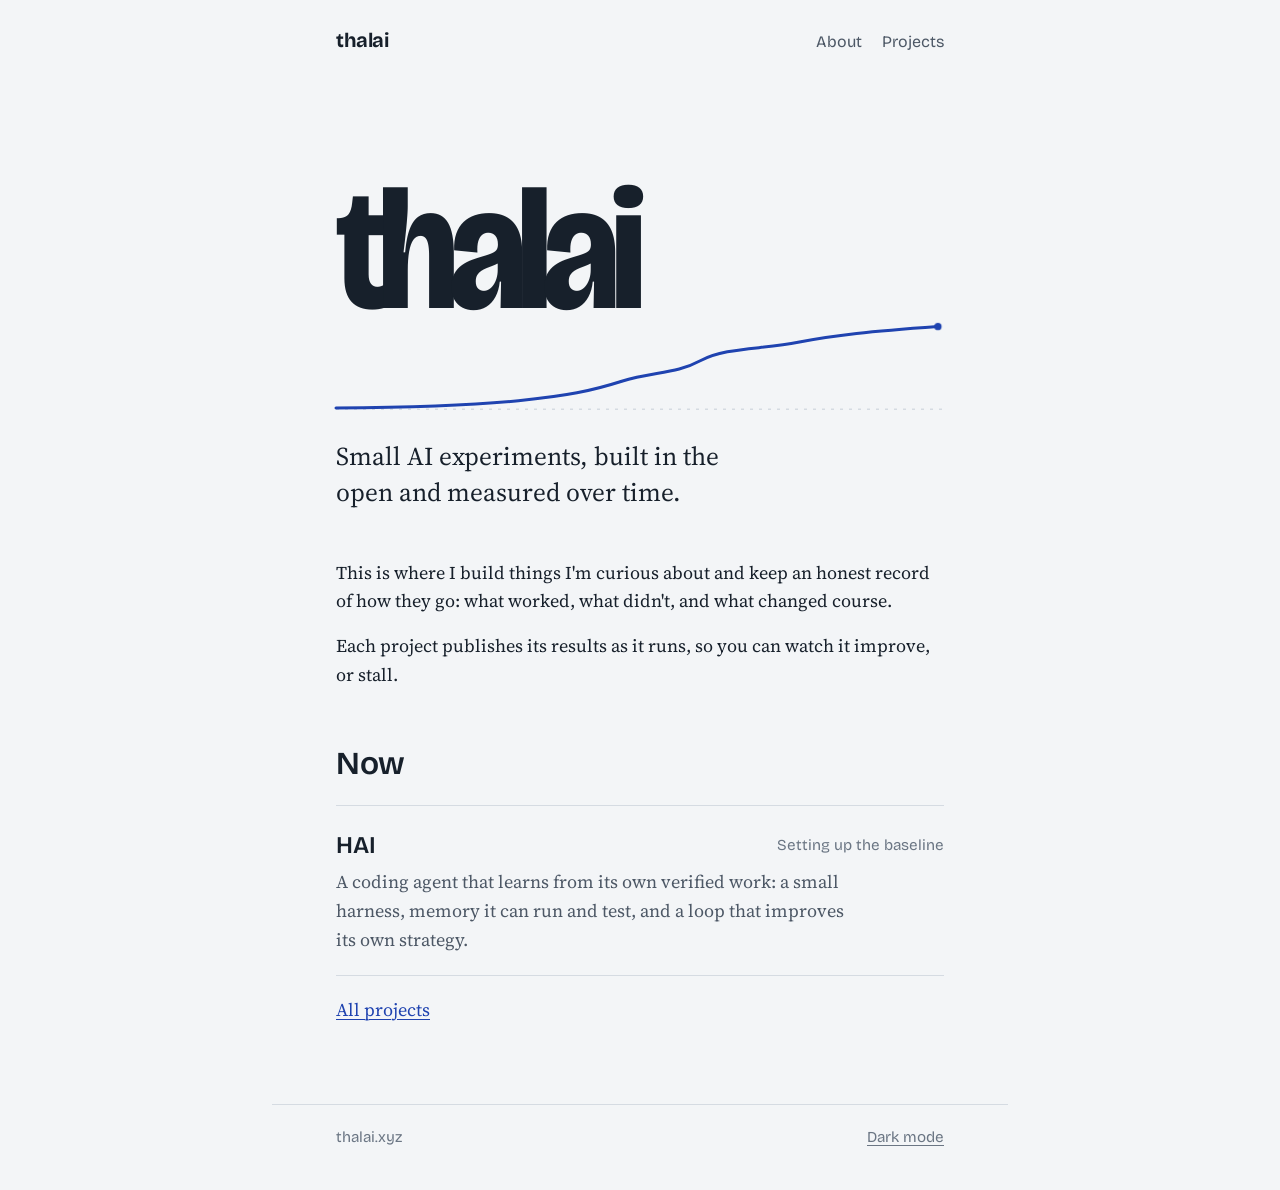
<file: index.html>
<!doctype html>
<html lang="en">
<head>
  <meta charset="utf-8">
  <meta name="viewport" content="width=device-width, initial-scale=1">
  <title>thalai</title>
  <meta name="description" content="Small AI experiments, built in the open and measured over time.">
  <link rel="preconnect" href="https://fonts.googleapis.com">
  <link rel="preconnect" href="https://fonts.gstatic.com" crossorigin>
  <link href="https://fonts.googleapis.com/css2?family=Bricolage+Grotesque:opsz,wdth,wght@12..96,75..100,400..700&family=Source+Serif+4:ital,opsz,wght@0,8..60,400;0,8..60,600;1,8..60,400&display=swap" rel="stylesheet">
  <link rel="stylesheet" href="/assets/site.css">
  <link rel="icon" href="data:image/svg+xml,<svg xmlns='http://www.w3.org/2000/svg' viewBox='0 0 32 32'><path d='M3 27 C 12 26, 16 20, 19 13 S 26 5, 29 4' fill='none' stroke='%231f43b0' stroke-width='4' stroke-linecap='round'/></svg>">
  <script src="/assets/theme.js"></script>
</head>
<body>
  <header class="wrap site-head">
    <a class="wordmark" href="/">thalai</a>
    <nav class="site-nav" aria-label="Main">
      <a href="/about/">About</a>
      <a href="/projects/">Projects</a>
    </nav>
  </header>

  <main>
    <section class="wrap hero">
      <h1 class="hero-name">thalai</h1>
      <svg class="hero-curve" viewBox="0 0 1000 160" preserveAspectRatio="none" aria-hidden="true">
        <path class="ghost" d="M0 150 L1000 150"/>
        <path class="trace" d="M0 148 C 120 147, 220 144, 300 136 S 420 120, 470 104 S 560 92, 600 70 S 700 52, 760 40 S 880 22, 990 14"/>
        <circle cx="990" cy="14" r="6"/>
      </svg>
      <p class="hero-lede">Small AI experiments, built in the open and measured over time.</p>
    </section>

    <section class="wrap">
      <p>This is where I build things I'm curious about and keep an honest record of how they go: what worked, what didn't, and what changed course.</p>
      <p>Each project publishes its results as it runs, so you can watch it improve, or stall.</p>

      <h2>Now</h2>
      <ul class="project-list">
        <li>
          <a href="/projects/hai/">
            <span class="p-name">HAI</span>
            <span class="p-state">Setting up the baseline</span>
            <span class="p-desc">A coding agent that learns from its own verified work: a small harness, memory it can run and test, and a loop that improves its own strategy.</span>
          </a>
        </li>
      </ul>
      <p style="margin-top:1.25rem"><a href="/projects/">All projects</a></p>
    </section>
  </main>

  <footer class="wrap site-foot">
    <span>thalai.xyz</span>
    <button class="theme-toggle" type="button">Dark mode</button>
  </footer>
</body>
</html>
</file>
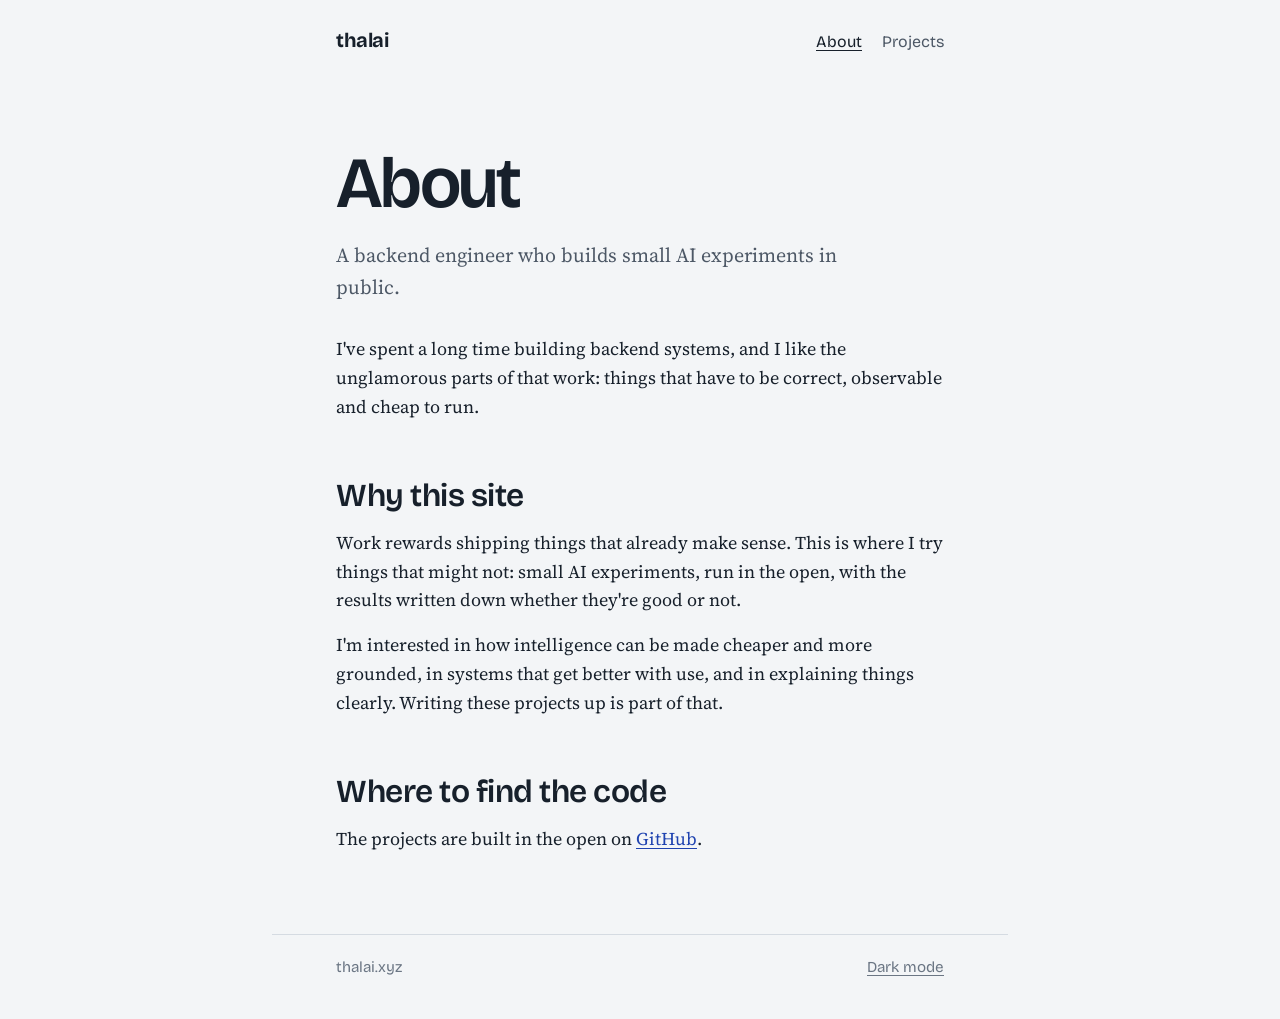
<file: about/index.html>
<!doctype html>
<html lang="en">
<head>
  <meta charset="utf-8">
  <meta name="viewport" content="width=device-width, initial-scale=1">
  <title>About – thalai</title>
  <meta name="description" content="About thalai: small AI experiments, built in the open.">
  <link rel="preconnect" href="https://fonts.googleapis.com">
  <link rel="preconnect" href="https://fonts.gstatic.com" crossorigin>
  <link href="https://fonts.googleapis.com/css2?family=Bricolage+Grotesque:opsz,wdth,wght@12..96,75..100,400..700&family=Source+Serif+4:ital,opsz,wght@0,8..60,400;0,8..60,600;1,8..60,400&display=swap" rel="stylesheet">
  <link rel="stylesheet" href="/assets/site.css">
  <link rel="icon" href="data:image/svg+xml,<svg xmlns='http://www.w3.org/2000/svg' viewBox='0 0 32 32'><path d='M3 27 C 12 26, 16 20, 19 13 S 26 5, 29 4' fill='none' stroke='%231f43b0' stroke-width='4' stroke-linecap='round'/></svg>">
  <script src="/assets/theme.js"></script>
</head>
<body>
  <header class="wrap site-head">
    <a class="wordmark" href="/">thalai</a>
    <nav class="site-nav" aria-label="Main">
      <a href="/about/" aria-current="page">About</a>
      <a href="/projects/">Projects</a>
    </nav>
  </header>

  <main class="wrap">
    <div class="page-head">
      <h1>About</h1>
      <p class="sub">A backend engineer who builds small AI experiments in public.</p>
    </div>

    <p>I've spent a long time building backend systems, and I like the unglamorous parts of that work: things that have to be correct, observable and cheap to run.</p>

    <h2>Why this site</h2>
    <p>Work rewards shipping things that already make sense. This is where I try things that might not: small AI experiments, run in the open, with the results written down whether they're good or not.</p>
    <p>I'm interested in how intelligence can be made cheaper and more grounded, in systems that get better with use, and in explaining things clearly. Writing these projects up is part of that.</p>

    <h2>Where to find the code</h2>
    <p>The projects are built in the open on <a href="https://github.com/thalaico">GitHub</a>.</p>
  </main>

  <footer class="wrap site-foot">
    <span>thalai.xyz</span>
    <button class="theme-toggle" type="button">Dark mode</button>
  </footer>
</body>
</html>
</file>
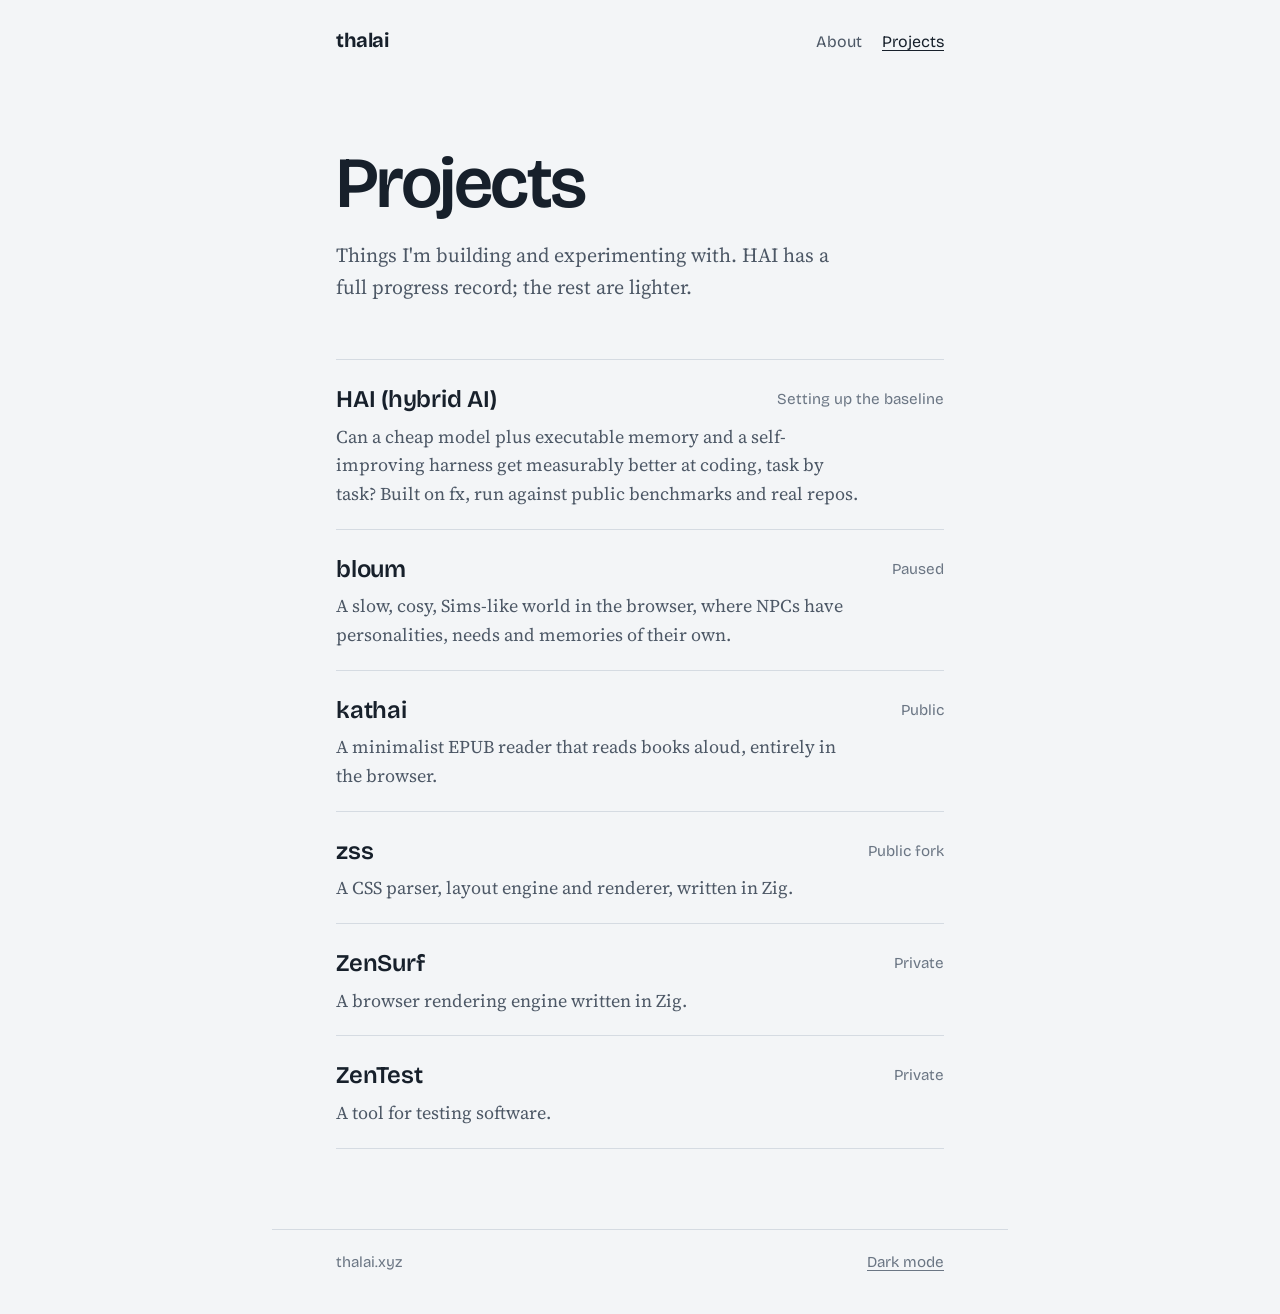
<file: projects/index.html>
<!doctype html>
<html lang="en">
<head>
  <meta charset="utf-8">
  <meta name="viewport" content="width=device-width, initial-scale=1">
  <title>Projects – thalai</title>
  <meta name="description" content="Projects at thalai.">
  <link rel="preconnect" href="https://fonts.googleapis.com">
  <link rel="preconnect" href="https://fonts.gstatic.com" crossorigin>
  <link href="https://fonts.googleapis.com/css2?family=Bricolage+Grotesque:opsz,wdth,wght@12..96,75..100,400..700&family=Source+Serif+4:ital,opsz,wght@0,8..60,400;0,8..60,600;1,8..60,400&display=swap" rel="stylesheet">
  <link rel="stylesheet" href="/assets/site.css">
  <link rel="icon" href="data:image/svg+xml,<svg xmlns='http://www.w3.org/2000/svg' viewBox='0 0 32 32'><path d='M3 27 C 12 26, 16 20, 19 13 S 26 5, 29 4' fill='none' stroke='%231f43b0' stroke-width='4' stroke-linecap='round'/></svg>">
  <script src="/assets/theme.js"></script>
</head>
<body>
  <header class="wrap site-head">
    <a class="wordmark" href="/">thalai</a>
    <nav class="site-nav" aria-label="Main">
      <a href="/about/">About</a>
      <a href="/projects/" aria-current="page">Projects</a>
    </nav>
  </header>

  <main class="wrap">
    <div class="page-head">
      <h1>Projects</h1>
      <p class="sub">Things I'm building and experimenting with. HAI has a full progress record; the rest are lighter.</p>
    </div>

    <ul class="project-list">
      <li>
        <a href="/projects/hai/">
          <span class="p-name">HAI (hybrid AI)</span>
          <span class="p-state">Setting up the baseline</span>
          <span class="p-desc">Can a cheap model plus executable memory and a self-improving harness get measurably better at coding, task by task? Built on fx, run against public benchmarks and real repos.</span>
        </a>
      </li>
      <li>
        <a href="/projects/bloum/">
          <span class="p-name">bloum</span>
          <span class="p-state">Paused</span>
          <span class="p-desc">A slow, cosy, Sims-like world in the browser, where NPCs have personalities, needs and memories of their own.</span>
        </a>
      </li>
      <li>
        <a href="/projects/kathai/">
          <span class="p-name">kathai</span>
          <span class="p-state">Public</span>
          <span class="p-desc">A minimalist EPUB reader that reads books aloud, entirely in the browser.</span>
        </a>
      </li>
      <li>
        <a href="/projects/zss/">
          <span class="p-name">zss</span>
          <span class="p-state">Public fork</span>
          <span class="p-desc">A CSS parser, layout engine and renderer, written in Zig.</span>
        </a>
      </li>
      <li>
        <div class="p-item">
          <span class="p-name">ZenSurf</span>
          <span class="p-state">Private</span>
          <span class="p-desc">A browser rendering engine written in Zig.</span>
        </div>
      </li>
      <li>
        <div class="p-item">
          <span class="p-name">ZenTest</span>
          <span class="p-state">Private</span>
          <span class="p-desc">A tool for testing software.</span>
        </div>
      </li>
    </ul>
  </main>

  <footer class="wrap site-foot">
    <span>thalai.xyz</span>
    <button class="theme-toggle" type="button">Dark mode</button>
  </footer>
</body>
</html>
</file>
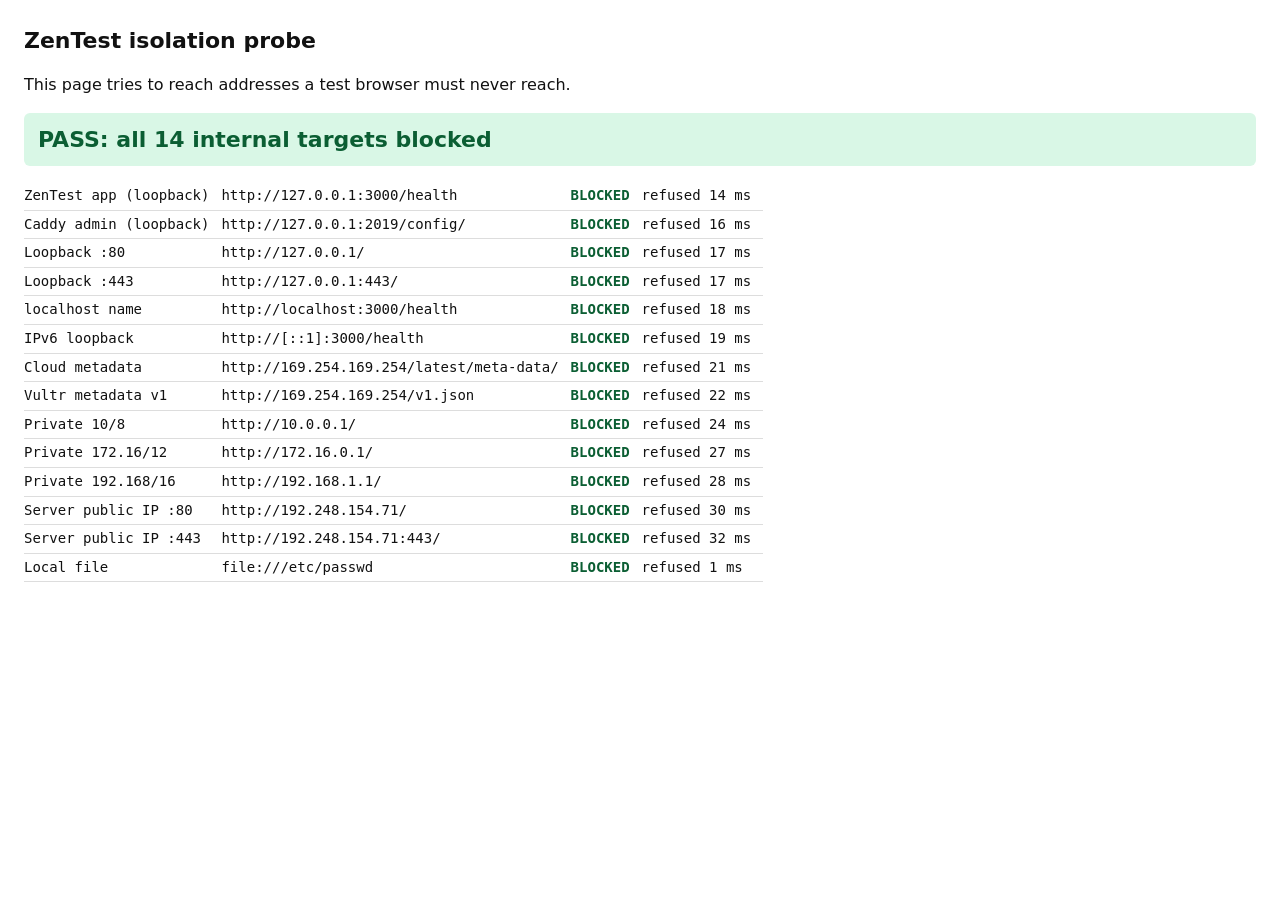
<file: zentest-probe/index.html>
<!doctype html>
<html lang="en">
<head>
<meta charset="utf-8">
<meta name="robots" content="noindex, nofollow">
<title>ZenTest isolation probe</title>
<style>
  body { font: 16px/1.5 system-ui, sans-serif; margin: 24px; background: #fff; color: #111; }
  h1 { font-size: 22px; margin: 0 0 8px; }
  #verdict { font-size: 22px; font-weight: 700; margin: 12px 0 16px; padding: 10px 14px; border-radius: 6px; background: #eee; }
  #verdict.ok { background: #d9f7e6; color: #0b5e33; }
  #verdict.bad { background: #fde2e2; color: #8a1212; }
  table { border-collapse: collapse; font: 14px/1.4 ui-monospace, monospace; }
  td { padding: 4px 12px 4px 0; border-bottom: 1px solid #ddd; }
  .BLOCKED { color: #0b5e33; font-weight: 700; }
  .REACHABLE { color: #b00; font-weight: 700; }
</style>
</head>
<body>
<h1>ZenTest isolation probe</h1>
<p>This page tries to reach addresses a test browser must never reach.</p>
<div id="verdict">Probing…</div>
<table id="results"></table>
<script>
// Plain http:// only: a TLS failure would look like a refusal.
// Each probe: a no-cors fetch. A reachable HTTP service resolves (opaque
// response); a refused/filtered connection rejects. Timeout = blocked too.
const host = location.hostname;
const targets = [
  ['ZenTest app (loopback)', 'http://127.0.0.1:3000/health'],
  ['Caddy admin (loopback)', 'http://127.0.0.1:2019/config/'],
  ['Loopback :80', 'http://127.0.0.1/'],
  ['Loopback :443', 'http://127.0.0.1:443/'],
  ['localhost name', 'http://localhost:3000/health'],
  ['IPv6 loopback', 'http://[::1]:3000/health'],
  ['Cloud metadata', 'http://169.254.169.254/latest/meta-data/'],
  ['Vultr metadata v1', 'http://169.254.169.254/v1.json'],
  ['Private 10/8', 'http://10.0.0.1/'],
  ['Private 172.16/12', 'http://172.16.0.1/'],
  ['Private 192.168/16', 'http://192.168.1.1/'],
  ['Server public IP :80', 'http://192.248.154.71/'],
  ['Server public IP :443', 'http://192.248.154.71:443/'],
  ['Local file', 'file:///etc/passwd'],
];
const row = (name, url, verdict, note) => {
  const tr = document.createElement('tr');
  tr.innerHTML = `<td>${name}</td><td>${url}</td><td class="${verdict}">${verdict}</td><td>${note}</td>`;
  document.getElementById('results').appendChild(tr);
};
async function probe(name, url) {
  const ctl = new AbortController();
  const t = setTimeout(() => ctl.abort(), 4000);
  const t0 = performance.now();
  try {
    const res = await fetch(url, { mode: 'no-cors', signal: ctl.signal, cache: 'no-store' });
    // file:// returning anything at all, or any HTTP answer = reachable.
    let note = `answered (${res.type}${res.status ? ' ' + res.status : ''})`;
    if (url.startsWith('file:')) { const txt = await res.text().catch(() => ''); note += txt.includes('root:') ? ' — /etc/passwd contents!' : ` — ${txt.length} bytes`; }
    return [name, url, 'REACHABLE', note];
  } catch (e) {
    const ms = Math.round(performance.now() - t0);
    return [name, url, 'BLOCKED', ctl.signal.aborted ? `timed out ${ms} ms` : `refused ${ms} ms`];
  } finally { clearTimeout(t); }
}
// Start after load so a slow probe never holds up page navigation.
const run = async () => {
  const results = await Promise.all(targets.map(([n, u]) => probe(n, u)));
  for (const r of results) row(...r);
  const bad = results.filter((r) => r[2] === 'REACHABLE');
  const v = document.getElementById('verdict');
  v.className = bad.length ? 'bad' : 'ok';
  v.textContent = bad.length ? `FAIL: ${bad.length} of ${results.length} internal targets reachable` : `PASS: all ${results.length} internal targets blocked`;
  document.title = v.textContent;
};
if (document.readyState === 'complete') setTimeout(run, 50);
else addEventListener('load', () => setTimeout(run, 50));
</script>
</body>
</html>
</file>
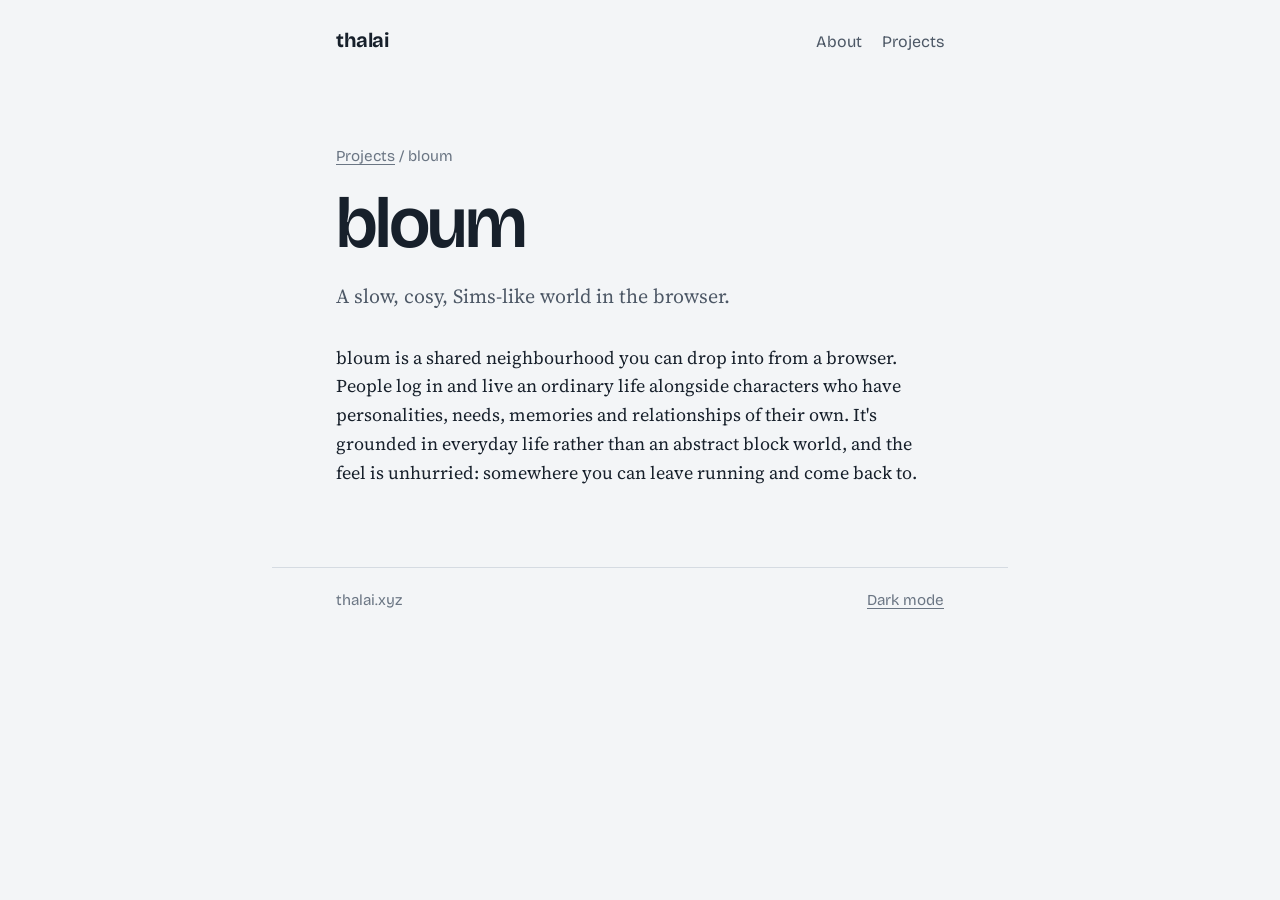
<file: projects/bloum/index.html>
<!doctype html>
<html lang="en">
<head>
  <meta charset="utf-8">
  <meta name="viewport" content="width=device-width, initial-scale=1">
  <title>bloum – thalai</title>
  <meta name="description" content="bloum: a slow, cosy, Sims-like world in the browser, where NPCs have personalities, needs and memories of their own.">
  <link rel="preconnect" href="https://fonts.googleapis.com">
  <link rel="preconnect" href="https://fonts.gstatic.com" crossorigin>
  <link href="https://fonts.googleapis.com/css2?family=Bricolage+Grotesque:opsz,wdth,wght@12..96,75..100,400..700&family=Source+Serif+4:ital,opsz,wght@0,8..60,400;0,8..60,600;1,8..60,400&display=swap" rel="stylesheet">
  <link rel="stylesheet" href="/assets/site.css">
  <link rel="icon" href="data:image/svg+xml,<svg xmlns='http://www.w3.org/2000/svg' viewBox='0 0 32 32'><path d='M3 27 C 12 26, 16 20, 19 13 S 26 5, 29 4' fill='none' stroke='%231f43b0' stroke-width='4' stroke-linecap='round'/></svg>">
  <script src="/assets/theme.js"></script>
</head>
<body>
  <header class="wrap site-head">
    <a class="wordmark" href="/">thalai</a>
    <nav class="site-nav" aria-label="Main">
      <a href="/about/">About</a>
      <a href="/projects/">Projects</a>
    </nav>
  </header>

  <main class="wrap">
    <div class="page-head">
      <p class="crumbs"><a href="/projects/">Projects</a> / bloum</p>
      <h1>bloum</h1>
      <p class="sub">A slow, cosy, Sims-like world in the browser.</p>
    </div>

    <p>bloum is a shared neighbourhood you can drop into from a browser. People log in and live an ordinary life alongside characters who have personalities, needs, memories and relationships of their own. It's grounded in everyday life rather than an abstract block world, and the feel is unhurried: somewhere you can leave running and come back to.</p>
  </main>

  <footer class="wrap site-foot">
    <span>thalai.xyz</span>
    <button class="theme-toggle" type="button">Dark mode</button>
  </footer>
</body>
</html>
</file>
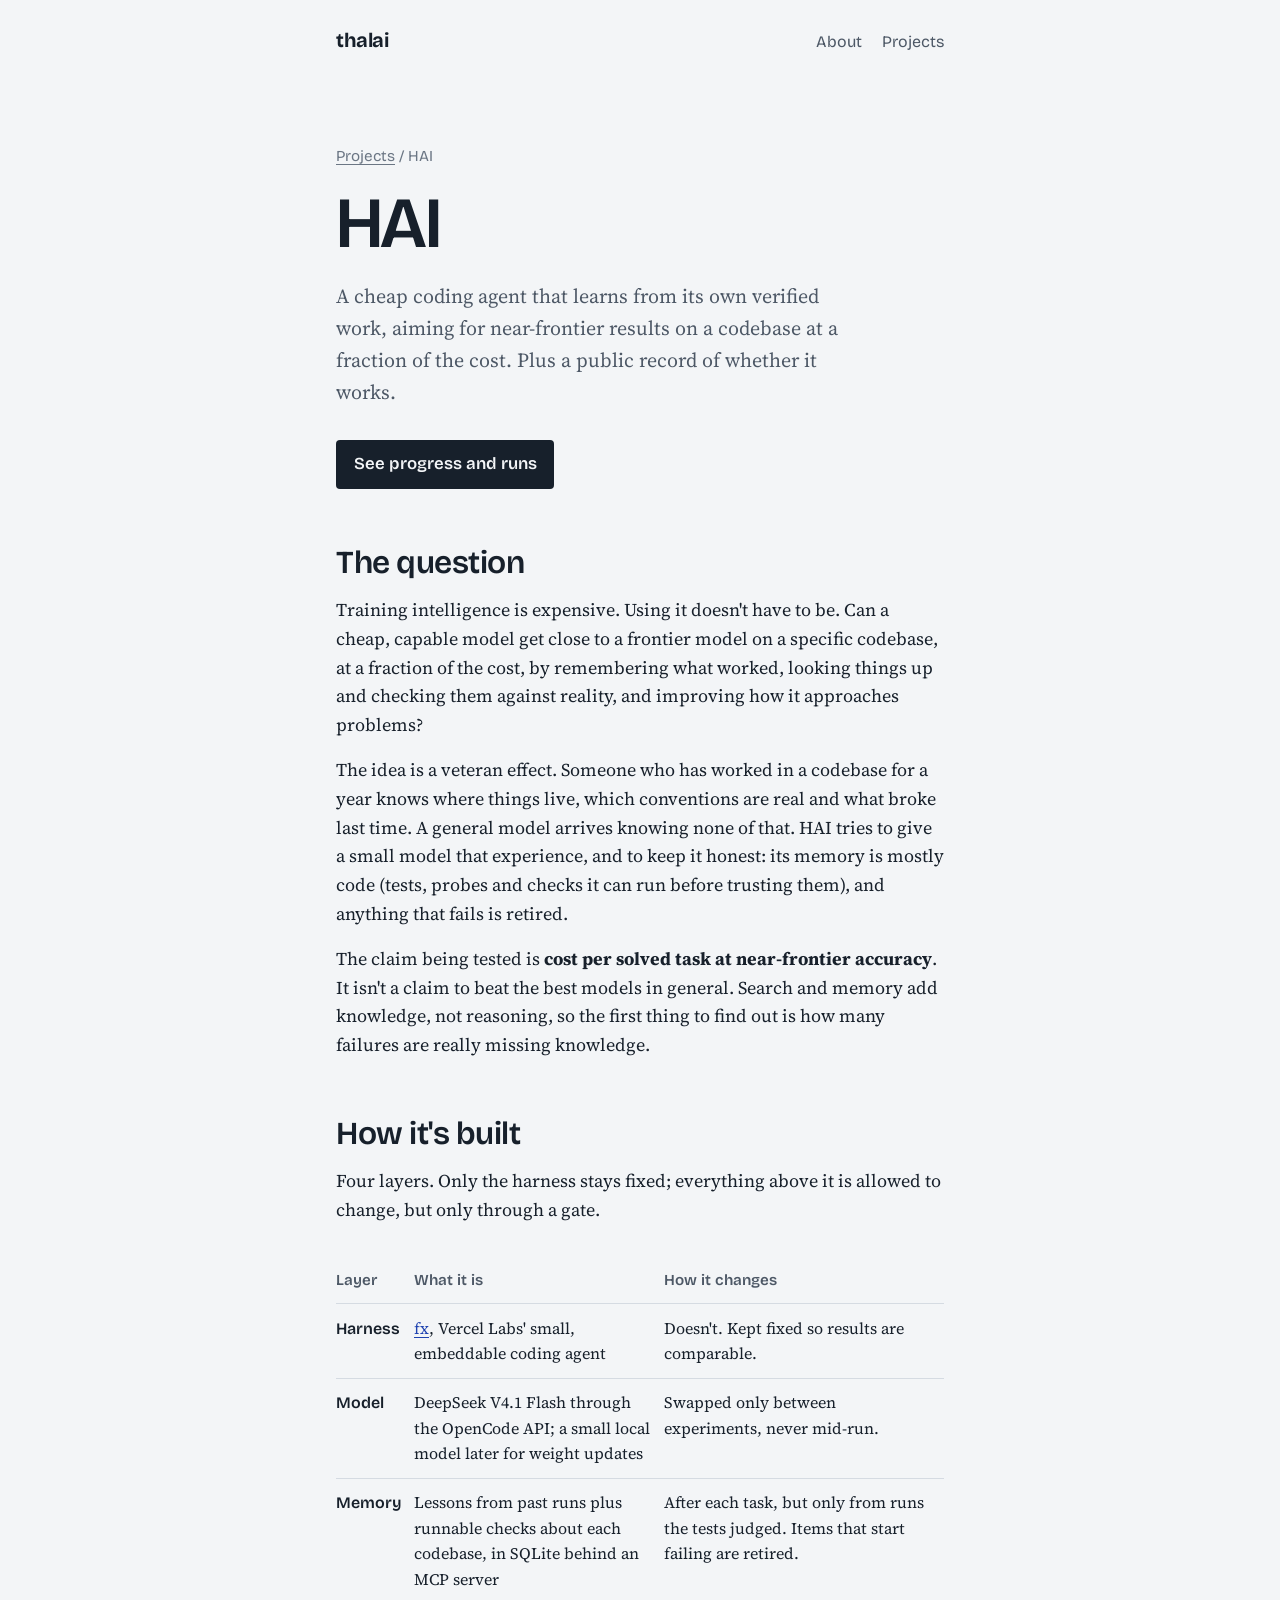
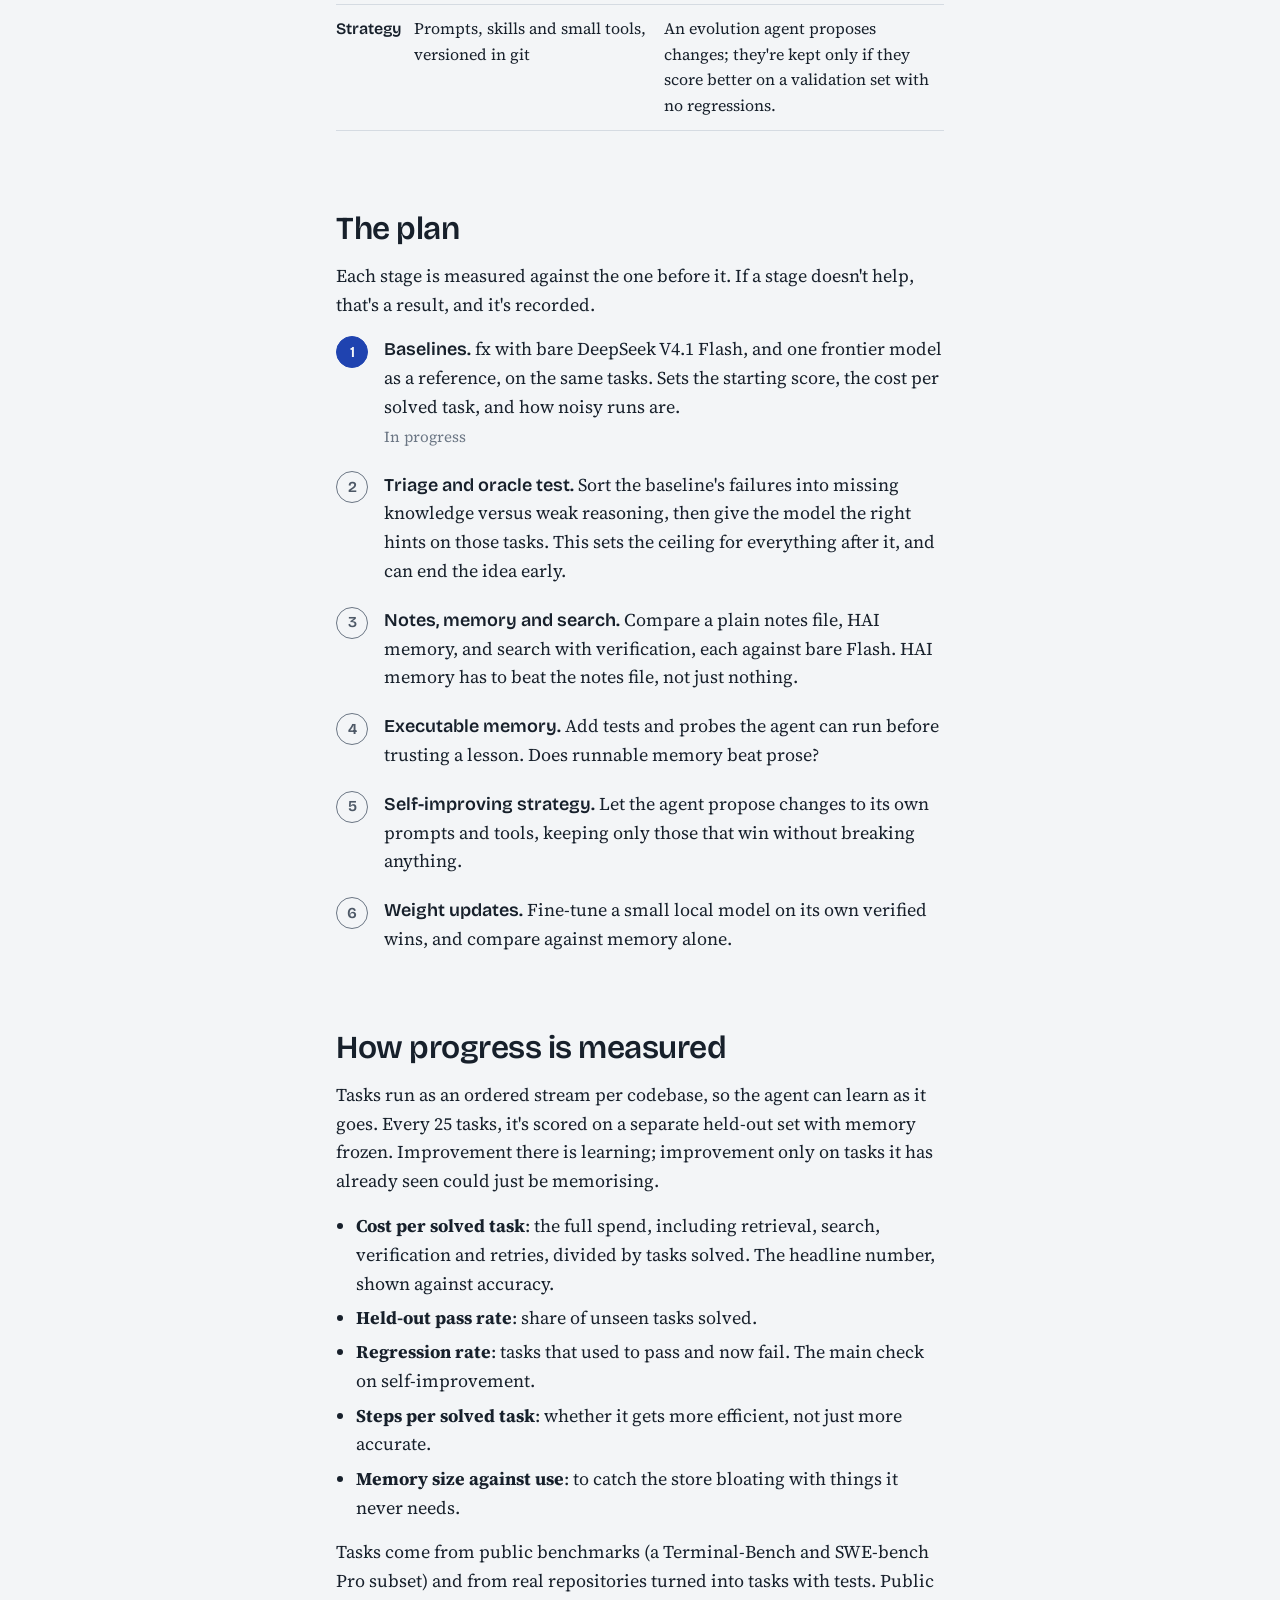
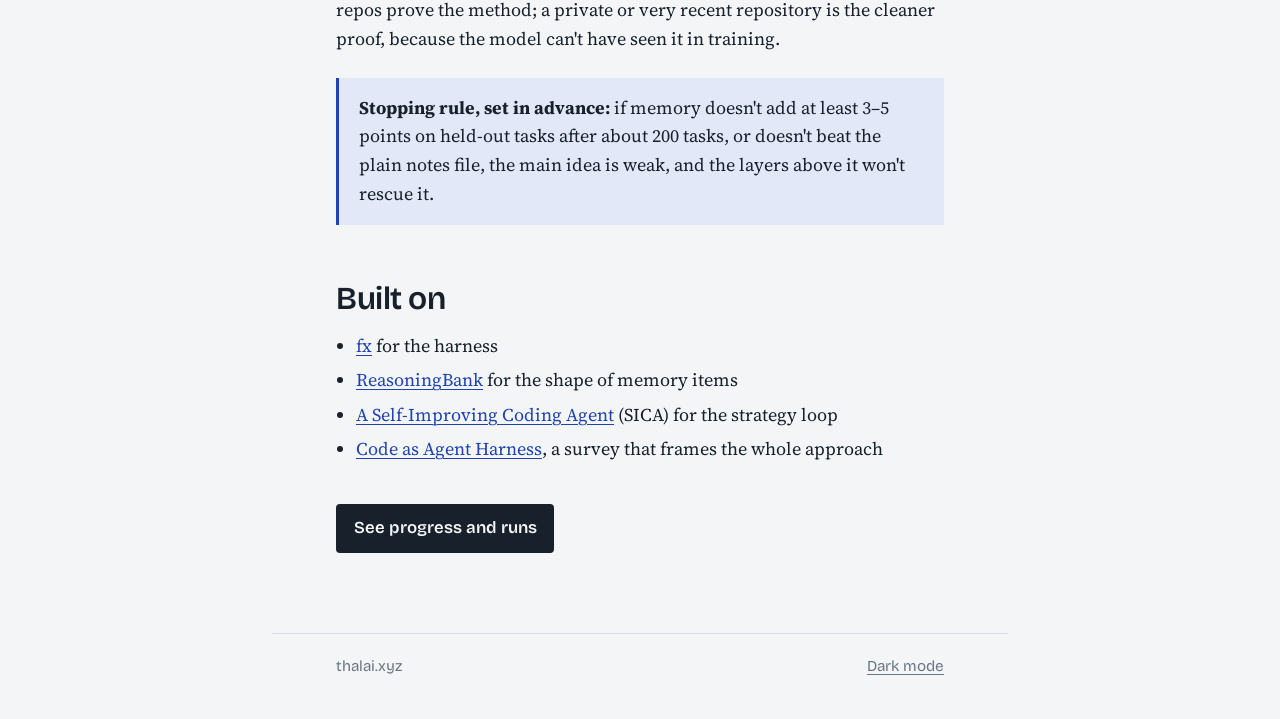
<file: projects/hai/index.html>
<!doctype html>
<html lang="en">
<head>
  <meta charset="utf-8">
  <meta name="viewport" content="width=device-width, initial-scale=1">
  <title>HAI – thalai</title>
  <meta name="description" content="HAI: a coding agent that learns from its own verified work, measured over time.">
  <link rel="preconnect" href="https://fonts.googleapis.com">
  <link rel="preconnect" href="https://fonts.gstatic.com" crossorigin>
  <link href="https://fonts.googleapis.com/css2?family=Bricolage+Grotesque:opsz,wdth,wght@12..96,75..100,400..700&family=Source+Serif+4:ital,opsz,wght@0,8..60,400;0,8..60,600;1,8..60,400&display=swap" rel="stylesheet">
  <link rel="stylesheet" href="/assets/site.css">
  <link rel="icon" href="data:image/svg+xml,<svg xmlns='http://www.w3.org/2000/svg' viewBox='0 0 32 32'><path d='M3 27 C 12 26, 16 20, 19 13 S 26 5, 29 4' fill='none' stroke='%231f43b0' stroke-width='4' stroke-linecap='round'/></svg>">
  <script src="/assets/theme.js"></script>
</head>
<body>
  <header class="wrap site-head">
    <a class="wordmark" href="/">thalai</a>
    <nav class="site-nav" aria-label="Main">
      <a href="/about/">About</a>
      <a href="/projects/">Projects</a>
    </nav>
  </header>

  <main class="wrap">
    <div class="page-head">
      <p class="crumbs"><a href="/projects/">Projects</a> / HAI</p>
      <h1>HAI</h1>
      <p class="sub">A cheap coding agent that learns from its own verified work, aiming for near-frontier results on a codebase at a fraction of the cost. Plus a public record of whether it works.</p>
    </div>

    <p><a class="go" href="/projects/hai/progress/">See progress and runs</a></p>

    <h2>The question</h2>
    <p>Training intelligence is expensive. Using it doesn't have to be. Can a cheap, capable model get close to a frontier model on a specific codebase, at a fraction of the cost, by remembering what worked, looking things up and checking them against reality, and improving how it approaches problems?</p>
    <p>The idea is a veteran effect. Someone who has worked in a codebase for a year knows where things live, which conventions are real and what broke last time. A general model arrives knowing none of that. HAI tries to give a small model that experience, and to keep it honest: its memory is mostly code (tests, probes and checks it can run before trusting them), and anything that fails is retired.</p>
    <p>The claim being tested is <strong>cost per solved task at near-frontier accuracy</strong>. It isn't a claim to beat the best models in general. Search and memory add knowledge, not reasoning, so the first thing to find out is how many failures are really missing knowledge.</p>

    <h2>How it's built</h2>
    <p>Four layers. Only the harness stays fixed; everything above it is allowed to change, but only through a gate.</p>
    <div class="table-scroll">
      <table class="stack">
        <thead>
          <tr><th scope="col">Layer</th><th scope="col">What it is</th><th scope="col">How it changes</th></tr>
        </thead>
        <tbody>
          <tr>
            <td>Harness</td>
            <td><a href="https://github.com/vercel-labs/fx">fx</a>, Vercel Labs' small, embeddable coding agent</td>
            <td>Doesn't. Kept fixed so results are comparable.</td>
          </tr>
          <tr>
            <td>Model</td>
            <td>DeepSeek V4.1 Flash through the OpenCode API; a small local model later for weight updates</td>
            <td>Swapped only between experiments, never mid-run.</td>
          </tr>
          <tr>
            <td>Memory</td>
            <td>Lessons from past runs plus runnable checks about each codebase, in SQLite behind an MCP server</td>
            <td>After each task, but only from runs the tests judged. Items that start failing are retired.</td>
          </tr>
          <tr>
            <td>Strategy</td>
            <td>Prompts, skills and small tools, versioned in git</td>
            <td>An evolution agent proposes changes; they're kept only if they score better on a validation set with no regressions.</td>
          </tr>
        </tbody>
      </table>
    </div>

    <h2>The plan</h2>
    <p>Each stage is measured against the one before it. If a stage doesn't help, that's a result, and it's recorded.</p>
    <ol class="stages">
      <li data-state="current"><strong>Baselines.</strong> fx with bare DeepSeek V4.1 Flash, and one frontier model as a reference, on the same tasks. Sets the starting score, the cost per solved task, and how noisy runs are.<br><span class="stage-note">In progress</span></li>
      <li><strong>Triage and oracle test.</strong> Sort the baseline's failures into missing knowledge versus weak reasoning, then give the model the right hints on those tasks. This sets the ceiling for everything after it, and can end the idea early.</li>
      <li><strong>Notes, memory and search.</strong> Compare a plain notes file, HAI memory, and search with verification, each against bare Flash. HAI memory has to beat the notes file, not just nothing.</li>
      <li><strong>Executable memory.</strong> Add tests and probes the agent can run before trusting a lesson. Does runnable memory beat prose?</li>
      <li><strong>Self-improving strategy.</strong> Let the agent propose changes to its own prompts and tools, keeping only those that win without breaking anything.</li>
      <li><strong>Weight updates.</strong> Fine-tune a small local model on its own verified wins, and compare against memory alone.</li>
    </ol>

    <h2>How progress is measured</h2>
    <p>Tasks run as an ordered stream per codebase, so the agent can learn as it goes. Every 25 tasks, it's scored on a separate held-out set with memory frozen. Improvement there is learning; improvement only on tasks it has already seen could just be memorising.</p>
    <ul>
      <li><strong>Cost per solved task</strong>: the full spend, including retrieval, search, verification and retries, divided by tasks solved. The headline number, shown against accuracy.</li>
      <li><strong>Held-out pass rate</strong>: share of unseen tasks solved.</li>
      <li><strong>Regression rate</strong>: tasks that used to pass and now fail. The main check on self-improvement.</li>
      <li><strong>Steps per solved task</strong>: whether it gets more efficient, not just more accurate.</li>
      <li><strong>Memory size against use</strong>: to catch the store bloating with things it never needs.</li>
    </ul>
    <p>Tasks come from public benchmarks (a Terminal-Bench and SWE-bench Pro subset) and from real repositories turned into tasks with tests. Public repos prove the method; a private or very recent repository is the cleaner proof, because the model can't have seen it in training.</p>

    <div class="callout">
      <p><strong>Stopping rule, set in advance:</strong> if memory doesn't add at least 3–5 points on held-out tasks after about 200 tasks, or doesn't beat the plain notes file, the main idea is weak, and the layers above it won't rescue it.</p>
    </div>

    <h2>Built on</h2>
    <ul>
      <li><a href="https://github.com/vercel-labs/fx">fx</a> for the harness</li>
      <li><a href="https://research.google/blog/reasoningbank-enabling-agents-to-learn-from-experience/">ReasoningBank</a> for the shape of memory items</li>
      <li><a href="https://arxiv.org/abs/2504.15228">A Self-Improving Coding Agent</a> (SICA) for the strategy loop</li>
      <li><a href="https://arxiv.org/abs/2605.18747">Code as Agent Harness</a>, a survey that frames the whole approach</li>
    </ul>

    <p style="margin-top:2.5rem"><a class="go" href="/projects/hai/progress/">See progress and runs</a></p>
  </main>

  <footer class="wrap site-foot">
    <span>thalai.xyz</span>
    <button class="theme-toggle" type="button">Dark mode</button>
  </footer>
</body>
</html>
</file>
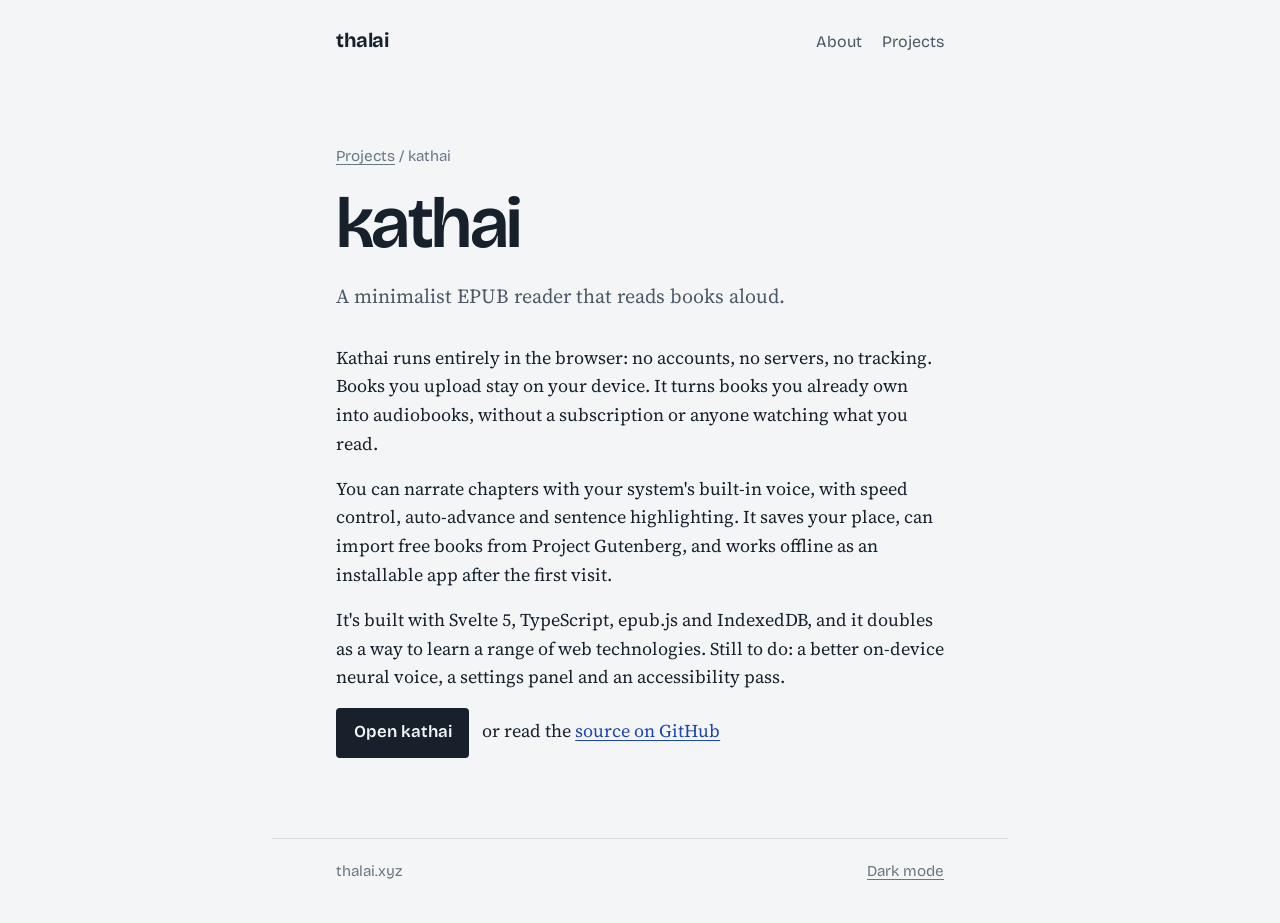
<file: projects/kathai/index.html>
<!doctype html>
<html lang="en">
<head>
  <meta charset="utf-8">
  <meta name="viewport" content="width=device-width, initial-scale=1">
  <title>kathai – thalai</title>
  <meta name="description" content="kathai: a minimalist EPUB reader that reads books aloud, in the browser.">
  <link rel="preconnect" href="https://fonts.googleapis.com">
  <link rel="preconnect" href="https://fonts.gstatic.com" crossorigin>
  <link href="https://fonts.googleapis.com/css2?family=Bricolage+Grotesque:opsz,wdth,wght@12..96,75..100,400..700&family=Source+Serif+4:ital,opsz,wght@0,8..60,400;0,8..60,600;1,8..60,400&display=swap" rel="stylesheet">
  <link rel="stylesheet" href="/assets/site.css">
  <link rel="icon" href="data:image/svg+xml,<svg xmlns='http://www.w3.org/2000/svg' viewBox='0 0 32 32'><path d='M3 27 C 12 26, 16 20, 19 13 S 26 5, 29 4' fill='none' stroke='%231f43b0' stroke-width='4' stroke-linecap='round'/></svg>">
  <script src="/assets/theme.js"></script>
</head>
<body>
  <header class="wrap site-head">
    <a class="wordmark" href="/">thalai</a>
    <nav class="site-nav" aria-label="Main">
      <a href="/about/">About</a>
      <a href="/projects/">Projects</a>
    </nav>
  </header>

  <main class="wrap">
    <div class="page-head">
      <p class="crumbs"><a href="/projects/">Projects</a> / kathai</p>
      <h1>kathai</h1>
      <p class="sub">A minimalist EPUB reader that reads books aloud.</p>
    </div>

    <p>Kathai runs entirely in the browser: no accounts, no servers, no tracking. Books you upload stay on your device. It turns books you already own into audiobooks, without a subscription or anyone watching what you read.</p>
    <p>You can narrate chapters with your system's built-in voice, with speed control, auto-advance and sentence highlighting. It saves your place, can import free books from Project Gutenberg, and works offline as an installable app after the first visit.</p>
    <p>It's built with Svelte 5, TypeScript, epub.js and IndexedDB, and it doubles as a way to learn a range of web technologies. Still to do: a better on-device neural voice, a settings panel and an accessibility pass.</p>
    <p><a class="go" href="https://kathai.netlify.app/">Open kathai</a> &ensp;or read the <a href="https://github.com/thalaico/kathai">source on GitHub</a></p>
  </main>

  <footer class="wrap site-foot">
    <span>thalai.xyz</span>
    <button class="theme-toggle" type="button">Dark mode</button>
  </footer>
</body>
</html>
</file>
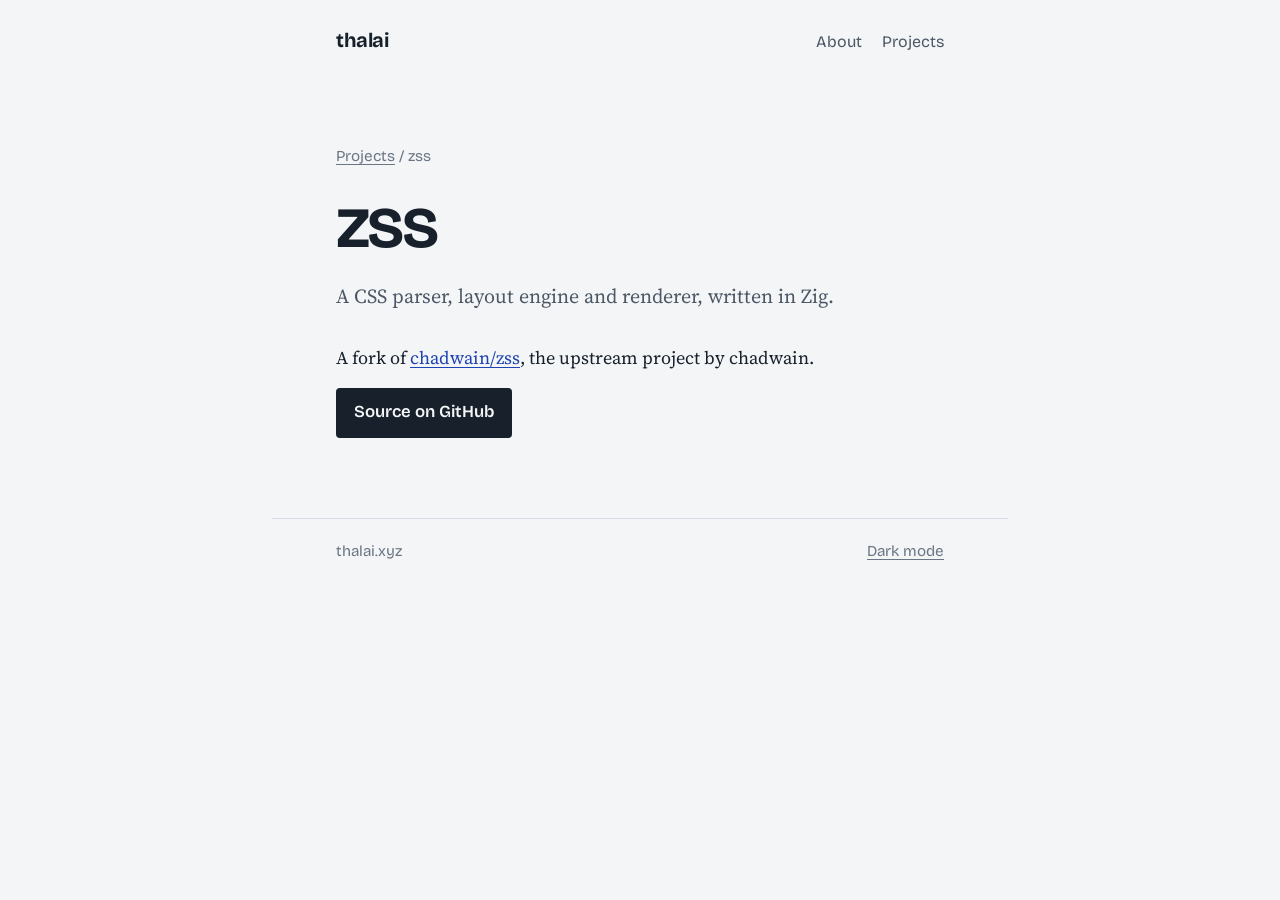
<file: projects/zss/index.html>
<!doctype html>
<html lang="en">
<head>
  <meta charset="utf-8">
  <meta name="viewport" content="width=device-width, initial-scale=1">
  <title>zss – thalai</title>
  <meta name="description" content="zss: a CSS parser, layout engine and renderer, written in Zig (public fork).">
  <link rel="preconnect" href="https://fonts.googleapis.com">
  <link rel="preconnect" href="https://fonts.gstatic.com" crossorigin>
  <link href="https://fonts.googleapis.com/css2?family=Bricolage+Grotesque:opsz,wdth,wght@12..96,75..100,400..700&family=Source+Serif+4:ital,opsz,wght@0,8..60,400;0,8..60,600;1,8..60,400&display=swap" rel="stylesheet">
  <link rel="stylesheet" href="/assets/site.css">
  <link rel="icon" href="data:image/svg+xml,<svg xmlns='http://www.w3.org/2000/svg' viewBox='0 0 32 32'><path d='M3 27 C 12 26, 16 20, 19 13 S 26 5, 29 4' fill='none' stroke='%231f43b0' stroke-width='4' stroke-linecap='round'/></svg>">
  <script src="/assets/theme.js"></script>
</head>
<body>
  <header class="wrap site-head">
    <a class="wordmark" href="/">thalai</a>
    <nav class="site-nav" aria-label="Main">
      <a href="/about/">About</a>
      <a href="/projects/">Projects</a>
    </nav>
  </header>

  <main class="wrap">
    <div class="page-head">
      <p class="crumbs"><a href="/projects/">Projects</a> / zss</p>
      <h1>zss</h1>
      <p class="sub">A CSS parser, layout engine and renderer, written in Zig.</p>
    </div>

    <p>A fork of <a href="https://github.com/chadwain/zss">chadwain/zss</a>, the upstream project by chadwain.</p>
    <p><a class="go" href="https://github.com/thalaico/zss">Source on GitHub</a></p>
  </main>

  <footer class="wrap site-foot">
    <span>thalai.xyz</span>
    <button class="theme-toggle" type="button">Dark mode</button>
  </footer>
</body>
</html>
</file>
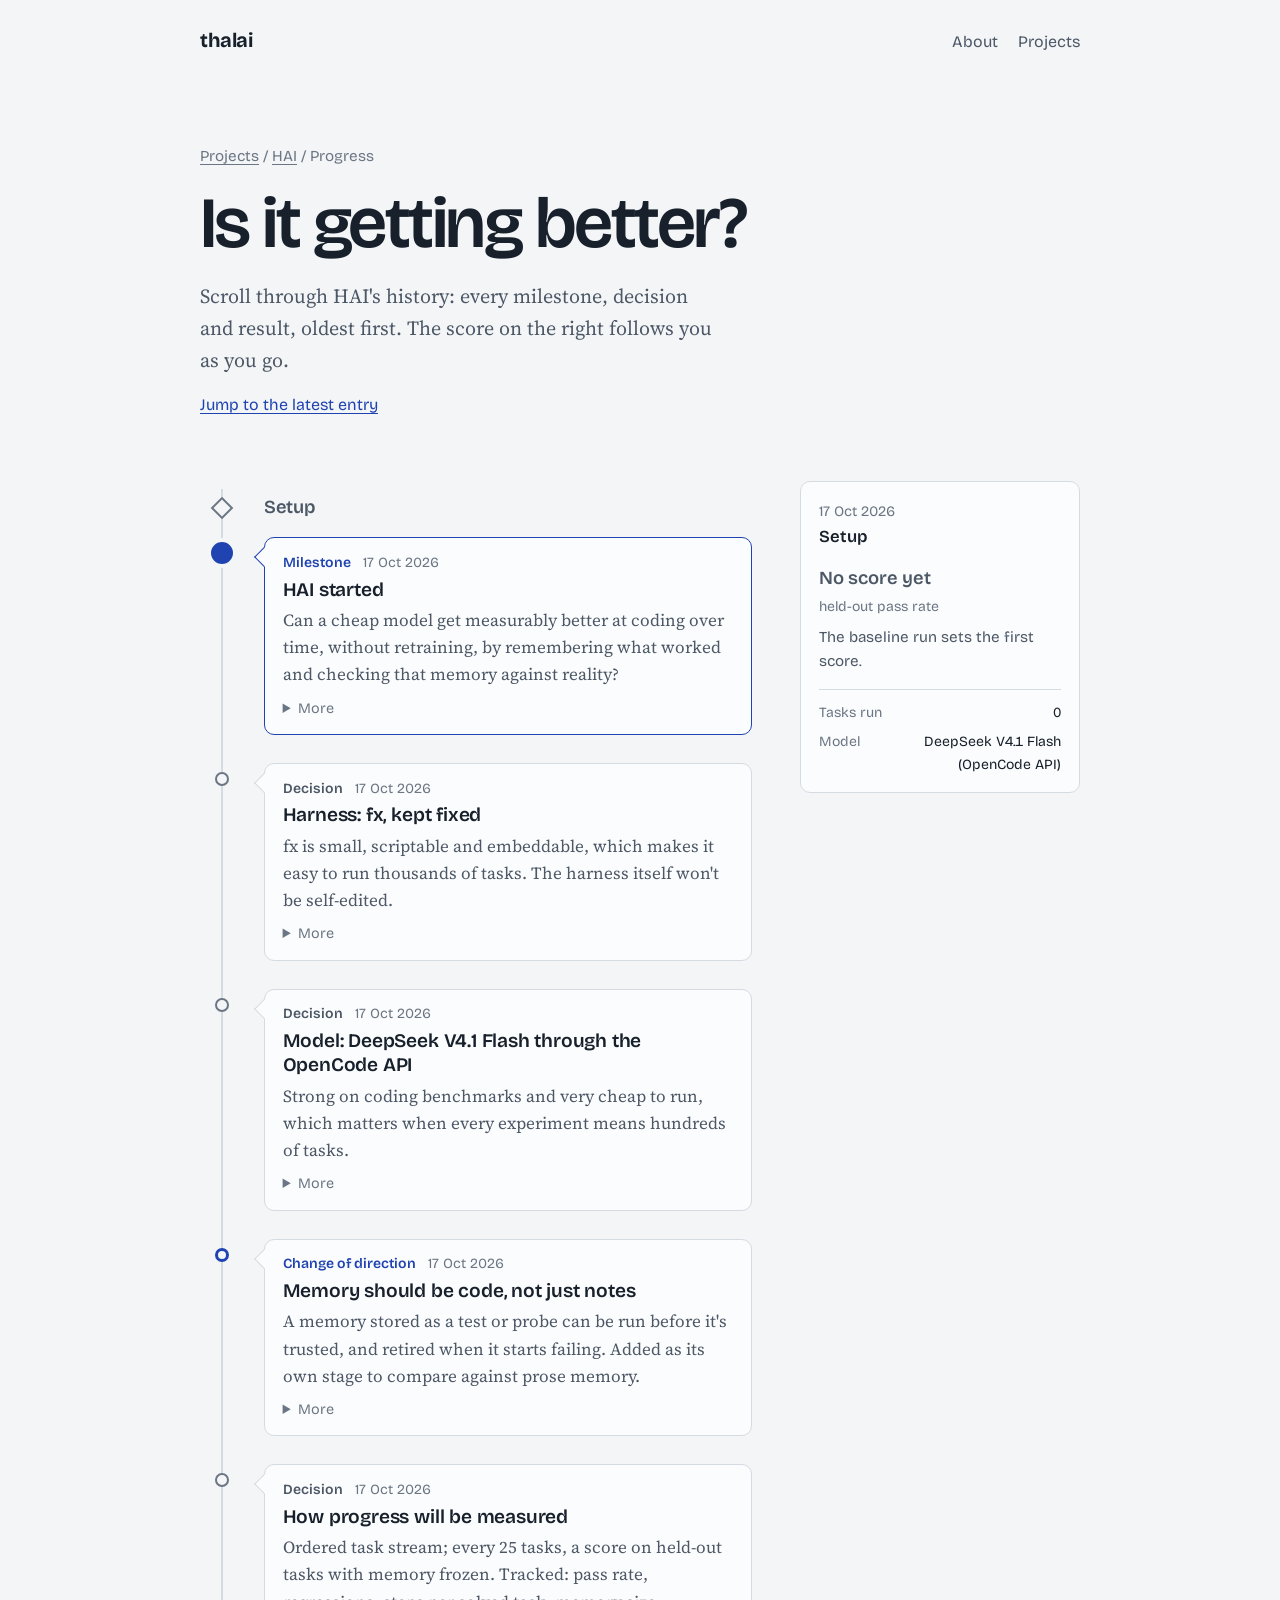
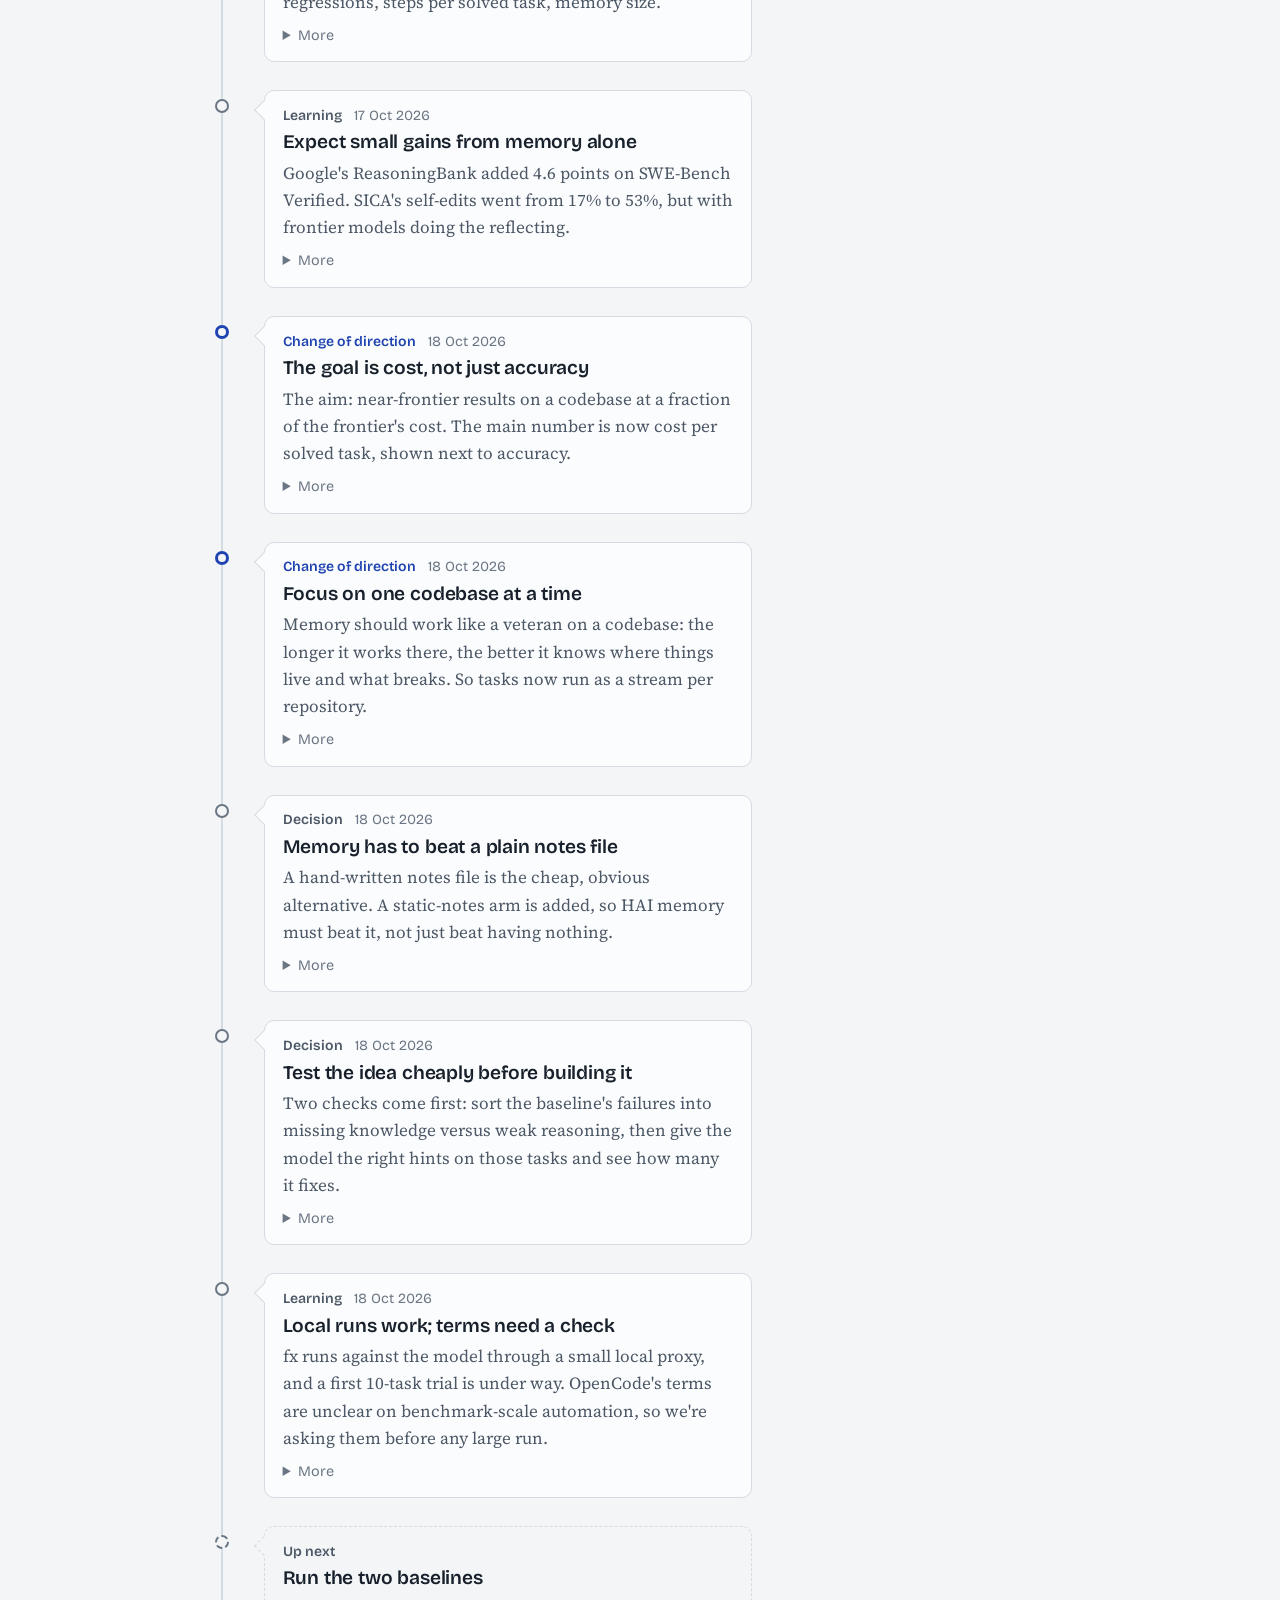
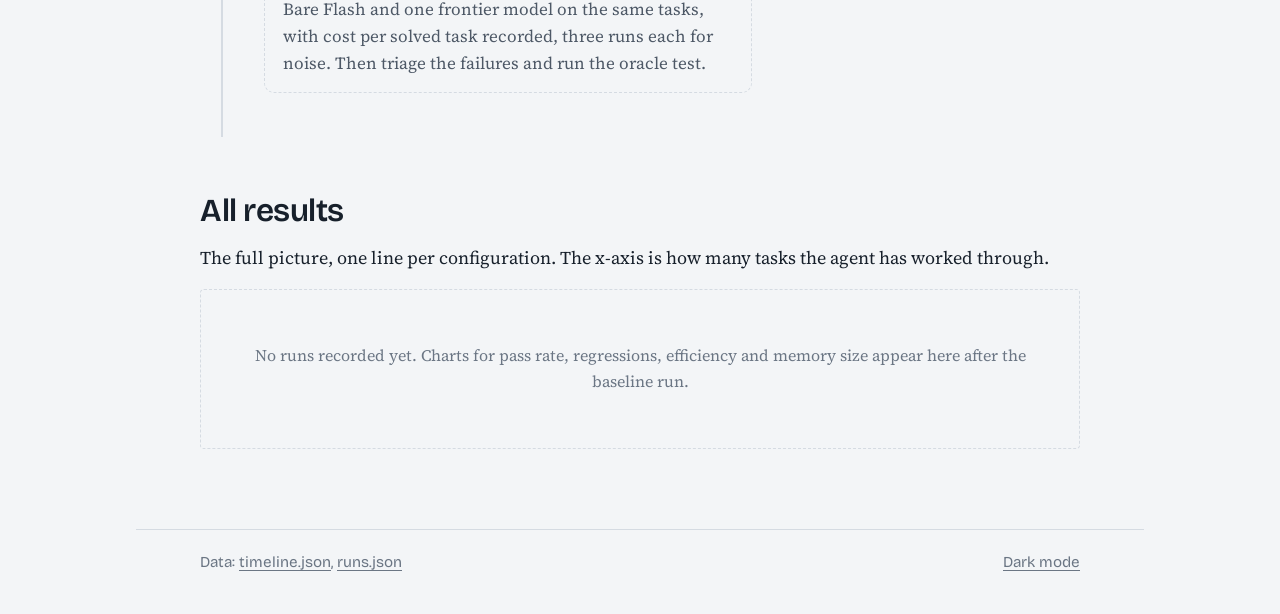
<file: projects/hai/progress/index.html>
<!doctype html>
<html lang="en">
<head>
  <meta charset="utf-8">
  <meta name="viewport" content="width=device-width, initial-scale=1">
  <title>HAI progress – thalai</title>
  <meta name="description" content="HAI's timeline: milestones, decisions and results, and whether it's getting better.">
  <link rel="preconnect" href="https://fonts.googleapis.com">
  <link rel="preconnect" href="https://fonts.gstatic.com" crossorigin>
  <link href="https://fonts.googleapis.com/css2?family=Bricolage+Grotesque:opsz,wdth,wght@12..96,75..100,400..700&family=Source+Serif+4:ital,opsz,wght@0,8..60,400;0,8..60,600;1,8..60,400&display=swap" rel="stylesheet">
  <link rel="stylesheet" href="/assets/site.css">
  <link rel="icon" href="data:image/svg+xml,<svg xmlns='http://www.w3.org/2000/svg' viewBox='0 0 32 32'><path d='M3 27 C 12 26, 16 20, 19 13 S 26 5, 29 4' fill='none' stroke='%231f43b0' stroke-width='4' stroke-linecap='round'/></svg>">
  <script src="/assets/theme.js"></script>
</head>
<body>
  <header class="wrap wide site-head">
    <a class="wordmark" href="/">thalai</a>
    <nav class="site-nav" aria-label="Main">
      <a href="/about/">About</a>
      <a href="/projects/">Projects</a>
    </nav>
  </header>

  <main class="wrap wide">
    <div class="page-head">
      <p class="crumbs"><a href="/projects/">Projects</a> / <a href="/projects/hai/">HAI</a> / Progress</p>
      <h1>Is it getting better?</h1>
      <p class="sub">Scroll through HAI's history: every milestone, decision and result, oldest first. The score on the right follows you as you go.</p>
      <p class="jump"><a href="#latest">Jump to the latest entry</a></p>
    </div>

    <div class="tl-layout">
      <ol class="timeline" id="timeline" aria-label="HAI timeline"></ol>

      <aside class="scoreboard" id="scoreboard" aria-live="polite">
        <p class="sb-when" data-k="when">–</p>
        <p class="sb-stage" data-k="stage">–</p>
        <div class="sb-score">
          <span class="sb-num" data-k="score">–</span>
          <span class="sb-label">held-out pass rate</span>
        </div>
        <p class="sb-delta" data-k="delta"></p>
        <div class="sb-chart" data-k="chart"></div>
        <dl class="sb-facts">
          <div><dt>Tasks run</dt><dd data-k="tasks">0</dd></div>
          <div><dt>Model</dt><dd data-k="model">–</dd></div>
        </dl>
      </aside>
    </div>

    <h2 id="charts">All results</h2>
    <p>The full picture, one line per configuration. The x-axis is how many tasks the agent has worked through.</p>

    <section class="chart" data-metric="cost_per_solved" data-format="usd">
      <h3 class="chart-title">Cost per solved task</h3>
      <p class="chart-desc">Total spend divided by tasks solved, including memory, search, verification and retries. Lower is better; the frontier line is the reference to get near.</p>
    </section>

    <section class="chart" data-metric="heldout_pass_rate" data-format="pct">
      <h3 class="chart-title">Held-out pass rate</h3>
      <p class="chart-desc">Share of unseen tasks solved, with memory frozen at that point. Higher is better.</p>
    </section>

    <section class="chart" data-metric="regression_rate" data-format="pct">
      <h3 class="chart-title">Regression rate</h3>
      <p class="chart-desc">Tasks that used to pass and now fail. Lower is better; this is the main check on self-improvement.</p>
    </section>

    <section class="chart" data-metric="steps_per_solved" data-format="num">
      <h3 class="chart-title">Steps per solved task</h3>
      <p class="chart-desc">Average agent steps on tasks it solved. Lower means it's getting more efficient.</p>
    </section>

    <section class="chart" data-metric="memory_items" data-format="int">
      <h3 class="chart-title">Memory items stored</h3>
      <p class="chart-desc">Size of the memory store. Should level off as weak items are retired, not grow forever.</p>
    </section>
  </main>

  <footer class="wrap wide site-foot">
    <span>Data: <a href="/projects/hai/data/timeline.json">timeline.json</a>, <a href="/projects/hai/data/runs.json">runs.json</a></span>
    <button class="theme-toggle" type="button">Dark mode</button>
  </footer>

  <script src="/assets/progress.js"></script>
</body>
</html>
</file>
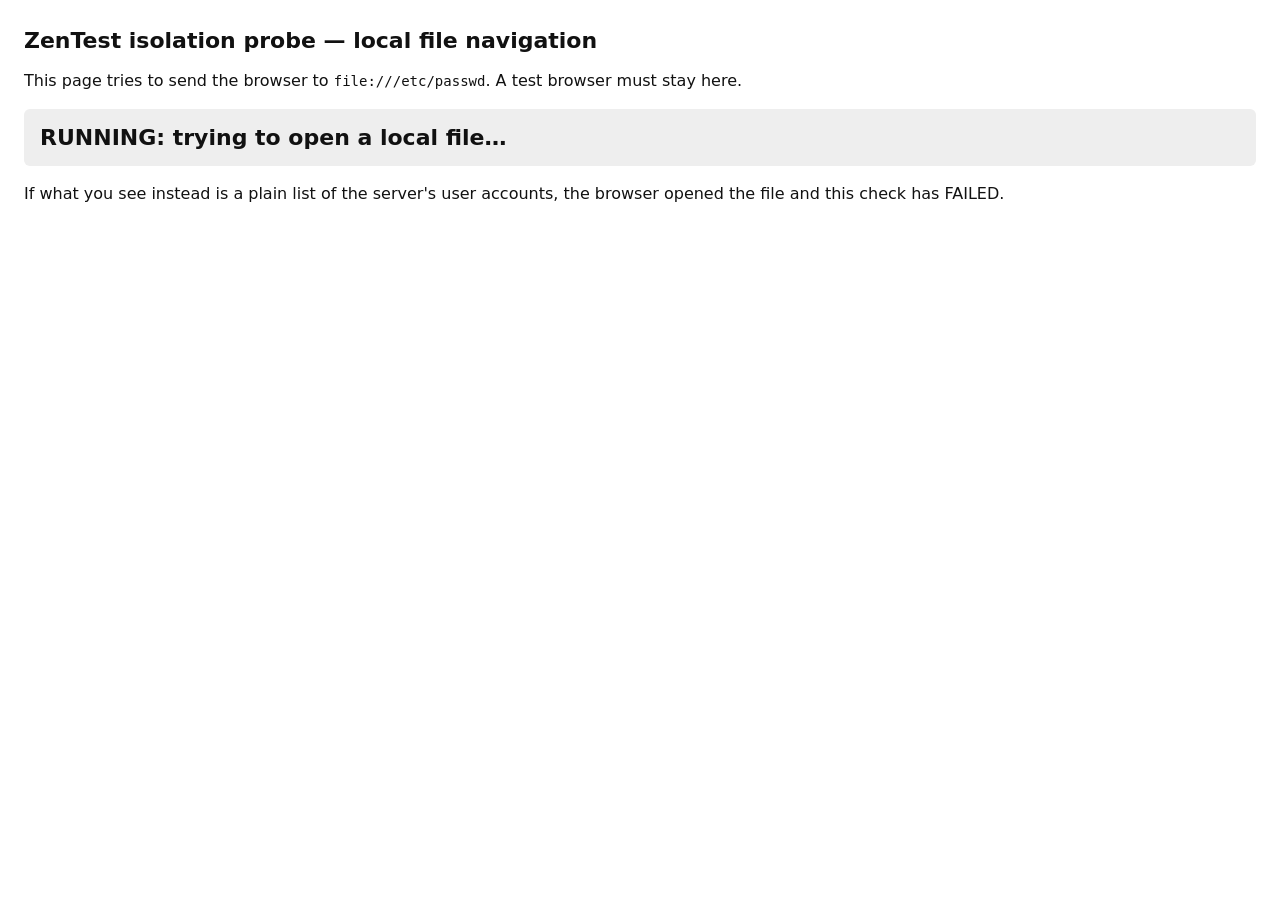
<file: zentest-probe/file-nav.html>
<!doctype html>
<html lang="en">
<head>
<meta charset="utf-8">
<meta name="robots" content="noindex, nofollow">
<title>ZenTest isolation probe — local file navigation</title>
<style>
  body { font: 16px/1.5 system-ui, sans-serif; margin: 24px; color: #111; background: #fff; }
  h1 { font-size: 22px; margin: 0 0 12px; }
  #banner { font-size: 22px; font-weight: 700; padding: 12px 16px; border-radius: 6px; margin: 16px 0; background: #eee; }
  #banner.pass { background: #dff5e3; color: #0b5d1e; }
  p { margin: 8px 0; }
  code { font: 14px ui-monospace, monospace; }
</style>
</head>
<body>
<h1>ZenTest isolation probe — local file navigation</h1>
<p>This page tries to send the browser to <code>file:///etc/passwd</code>. A test browser must stay here.</p>
<div id="banner">RUNNING: trying to open a local file…</div>
<p>If what you see instead is a plain list of the server's user accounts, the browser opened the file and this check has FAILED.</p>
<script>
  // Give the page time to paint, then try. If the browser refuses (as it
  // must), this document survives and reports PASS shortly after.
  setTimeout(function () {
    try { location.href = 'file:///etc/passwd'; } catch (e) {}
    setTimeout(function () {
      var b = document.getElementById('banner');
      b.textContent = 'PASS: navigation to a local file was refused';
      b.className = 'pass';
    }, 700);
  }, 300);
</script>
</body>
</html>
</file>
<file: assets/site.css>
/* thalai — shared styles
   Palette: cool paper + ink, one cobalt accent. Display: Bricolage Grotesque. Body: Source Serif 4. */

:root {
  color-scheme: light;
  --paper: #f3f5f7;
  --paper-raised: #fbfcfd;
  --ink: #17202b;
  --ink-2: #4d5866;
  --ink-3: #6b7684;
  --rule: #d5dbe2;
  --accent: #1f43b0;
  --accent-soft: #e2e8f8;
  --curve: #1f43b0;

  /* chart roles (validated default categorical, slots 1–4) */
  --series-1: #2a78d6;
  --series-2: #eb6834;
  --series-3: #1baf7a;
  --series-4: #eda100;
  --series-5: #7b5cd6;
  --series-6: #5b6b7a;
  --series-7: #c2398a;
  --grid: #e1e6ec;

  --display: "Bricolage Grotesque", "Avenir Next", system-ui, sans-serif;
  --body: "Source Serif 4", Georgia, "Times New Roman", serif;

  --measure: 38rem;
  --gutter: clamp(16px, 5vw, 64px);
}

@media (prefers-color-scheme: dark) {
  :root:where(:not([data-theme="light"])) {
    color-scheme: dark;
    --paper: #12161c;
    --paper-raised: #181d24;
    --ink: #e6eaef;
    --ink-2: #b4bcc6;
    --ink-3: #8c96a2;
    --rule: #2a313b;
    --accent: #8ea8ff;
    --accent-soft: #1d2640;
    --curve: #8ea8ff;
    --series-1: #3987e5;
    --series-2: #d95926;
    --series-3: #199e70;
    --series-4: #c98500;
  --series-5: #9378e6;
  --series-6: #8a99a8;
  --series-7: #d9569f;
    --grid: #232a33;
  }
}
:root[data-theme="dark"] {
  color-scheme: dark;
  --paper: #12161c;
  --paper-raised: #181d24;
  --ink: #e6eaef;
  --ink-2: #b4bcc6;
  --ink-3: #8c96a2;
  --rule: #2a313b;
  --accent: #8ea8ff;
  --accent-soft: #1d2640;
  --curve: #8ea8ff;
  --series-1: #3987e5;
  --series-2: #d95926;
  --series-3: #199e70;
  --series-4: #c98500;
  --series-5: #9378e6;
  --series-6: #8a99a8;
  --series-7: #d9569f;
  --grid: #232a33;
}

*, *::before, *::after { box-sizing: border-box; }

html { -webkit-text-size-adjust: 100%; }

body {
  margin: 0;
  background: var(--paper);
  color: var(--ink);
  font-family: var(--body);
  font-size: 1.125rem;
  line-height: 1.6;
  font-optical-sizing: auto;
}

a { color: var(--accent); text-underline-offset: 0.18em; text-decoration-thickness: 1px; }
a:hover { text-decoration-thickness: 2px; }
:focus-visible { outline: 2px solid var(--accent); outline-offset: 3px; border-radius: 2px; }

h1, h2, h3 {
  font-family: var(--display);
  font-weight: 600;
  line-height: 1.1;
  letter-spacing: -0.015em;
  margin: 0;
}
h2 { font-size: clamp(1.5rem, 1.2rem + 1.2vw, 2rem); margin-top: 3.5rem; margin-bottom: 1rem; }
h3 { font-size: 1.25rem; margin-top: 2rem; margin-bottom: 0.5rem; }
p { margin: 0 0 1rem; }
ul, ol { padding-left: 1.25rem; margin: 0 0 1rem; }
li { margin-bottom: 0.35rem; }

.wrap {
  max-width: calc(var(--measure) + 2 * var(--gutter));
  padding: 0 var(--gutter);
  margin: 0 auto;
}
.wrap.wide { max-width: calc(880px + 2 * var(--gutter)); }

/* ---- site header ---- */
.site-head {
  display: flex;
  align-items: baseline;
  justify-content: space-between;
  gap: 1rem;
  padding-top: 1.5rem;
  padding-bottom: 1.5rem;
}
.wordmark {
  font-family: var(--display);
  font-weight: 700;
  font-size: 1.25rem;
  color: var(--ink);
  text-decoration: none;
  letter-spacing: -0.02em;
}
.site-nav { display: flex; gap: 1.25rem; font-family: var(--display); font-size: 1rem; }
.site-nav a { color: var(--ink-2); text-decoration: none; }
.site-nav a:hover, .site-nav a[aria-current="page"] { color: var(--ink); text-decoration: underline; }

/* ---- landing hero: the rising curve ---- */
.hero { position: relative; padding-top: clamp(2rem, 8vw, 6rem); padding-bottom: 2rem; }
.hero-name {
  font-family: var(--display);
  font-weight: 700;
  font-size: clamp(4.5rem, 2rem + 14vw, 11rem);
  line-height: 0.85;
  letter-spacing: -0.055em;
  margin: 0;
  font-variation-settings: "wdth" 85;
}
.hero-curve {
  display: block;
  width: 100%;
  height: auto;
  margin-top: -0.5rem;
  overflow: visible;
}
.hero-curve path.trace {
  fill: none;
  stroke: var(--curve);
  stroke-width: 3;
  vector-effect: non-scaling-stroke;
  stroke-linecap: round;
  stroke-dasharray: 1400;
  stroke-dashoffset: 1400;
  animation: draw 2.4s cubic-bezier(.6,.05,.3,1) 0.2s forwards;
}
.hero-curve path.ghost { fill: none; stroke: var(--rule); stroke-width: 1.5; stroke-dasharray: 3 6; vector-effect: non-scaling-stroke; }
.hero-curve circle { fill: var(--curve); opacity: 0; animation: appear 0.3s ease 2.5s forwards; }
@keyframes draw { to { stroke-dashoffset: 0; } }
@keyframes appear { to { opacity: 1; } }
@media (prefers-reduced-motion: reduce) {
  .hero-curve path.trace { animation: none; stroke-dashoffset: 0; }
  .hero-curve circle { animation: none; opacity: 1; }
}
.hero-lede {
  font-size: clamp(1.25rem, 1rem + 0.8vw, 1.6rem);
  line-height: 1.4;
  max-width: 30ch;
  margin-top: 1.5rem;
  color: var(--ink);
}

/* ---- project list ---- */
.project-list { list-style: none; padding: 0; margin: 1.5rem 0 0; border-top: 1px solid var(--rule); }
.project-list li { margin: 0; border-bottom: 1px solid var(--rule); }
.project-list a, .project-list .p-item {
  display: grid;
  grid-template-columns: 1fr auto;
  gap: 0.25rem 1.5rem;
  padding: 1.25rem 0;
  color: var(--ink);
  text-decoration: none;
}
.project-list a:hover .p-name { text-decoration: underline; text-decoration-thickness: 2px; }
.p-name { font-family: var(--display); font-weight: 600; font-size: 1.5rem; letter-spacing: -0.01em; }
.p-state { font-family: var(--display); font-size: 0.95rem; color: var(--ink-3); align-self: center; white-space: nowrap; }
.p-desc { grid-column: 1 / -1; color: var(--ink-2); max-width: 58ch; }

/* ---- generic page header ---- */
.page-head { padding-top: clamp(1.5rem, 5vw, 4rem); padding-bottom: 1rem; }
.page-head h1 { font-size: clamp(2.5rem, 1.5rem + 5vw, 4.5rem); letter-spacing: -0.035em; }
.page-head .sub { font-size: 1.25rem; color: var(--ink-2); margin-top: 1rem; max-width: 52ch; }
.crumbs { font-family: var(--display); font-size: 0.95rem; color: var(--ink-3); margin-bottom: 1rem; }
.crumbs a { color: var(--ink-3); }

/* ---- stack table ---- */
.stack { width: 100%; border-collapse: collapse; font-size: 1rem; margin: 1rem 0 1.5rem; }
.stack th, .stack td { text-align: left; vertical-align: top; padding: 0.7rem 0.75rem 0.7rem 0; border-bottom: 1px solid var(--rule); }
.stack th { font-family: var(--display); font-weight: 600; color: var(--ink-2); font-size: 0.95rem; }
.stack td:first-child { font-family: var(--display); font-weight: 600; white-space: nowrap; }
.table-scroll { overflow-x: auto; }

/* ---- stages (a real sequence) ---- */
.stages { list-style: none; padding: 0; counter-reset: stage; margin: 1rem 0 1.5rem; }
.stages li {
  counter-increment: stage;
  position: relative;
  padding: 0 0 1.25rem 3rem;
  margin: 0;
}
.stages li::before {
  content: counter(stage);
  position: absolute;
  left: 0; top: 0.05rem;
  width: 2rem; height: 2rem;
  border-radius: 50%;
  border: 1.5px solid var(--ink-3);
  font-family: var(--display);
  font-weight: 600;
  font-size: 0.95rem;
  display: grid; place-items: center;
  color: var(--ink-2);
}
.stages li[data-state="current"]::before { background: var(--accent); border-color: var(--accent); color: var(--paper); }
.stages li[data-state="done"]::before { content: "✓"; border-color: var(--accent); color: var(--accent); }
.stages strong { font-family: var(--display); font-weight: 600; }
.stage-note { color: var(--ink-3); font-size: 0.95rem; }

.callout {
  border-left: 3px solid var(--accent);
  background: var(--accent-soft);
  padding: 1rem 1.25rem;
  margin: 1.5rem 0;
}
.callout p:last-child { margin-bottom: 0; }

.go {
  display: inline-block;
  font-family: var(--display);
  font-weight: 600;
  font-size: 1.05rem;
  padding: 0.7rem 1.1rem;
  background: var(--ink);
  color: var(--paper);
  text-decoration: none;
  border-radius: 4px;
}
.go:hover { background: var(--accent); }

/* ---- progress page: timeline + scoreboard ---- */
.jump { font-family: var(--display); font-size: 1rem; margin-top: 0.75rem; }

.tl-layout {
  display: grid;
  grid-template-columns: minmax(0, 1fr) 280px;
  gap: 3rem;
  align-items: start;
  margin-top: 2rem;
}

.timeline { list-style: none; margin: 0; padding: 0 0 1rem; position: relative; }
.timeline::before {
  content: "";
  position: absolute; left: 21px; top: 0.5rem; bottom: 0;
  width: 2px; background: var(--rule);
}
.timeline > li { position: relative; margin: 0; padding: 0 0 1.75rem 64px; }

/* stage markers along the spine */
.tl-stage { padding-top: 1rem !important; padding-bottom: 1.25rem !important; }
.tl-stage h2 {
  margin: 0;
  font-size: 1.15rem;
  color: var(--ink-2);
}
.tl-stage::before {
  content: "";
  position: absolute; left: 14px; top: 1.2rem;
  width: 16px; height: 16px;
  background: var(--paper);
  border: 2px solid var(--ink-3);
  transform: rotate(45deg);
}

/* the node on the spine */
.tl-node {
  position: absolute; left: 22px; top: 1rem;
  transform: translate(-50%, -50%);
  width: 14px; height: 14px; border-radius: 50%;
  background: var(--paper);
  border: 2px solid var(--ink-3);
}
li[data-kind="milestone"] .tl-node { width: 22px; height: 22px; background: var(--accent); border-color: var(--accent); box-shadow: 0 0 0 4px var(--paper); }
li[data-kind="direction"] .tl-node { border-color: var(--accent); border-width: 3px; }
li[data-kind="result"] .tl-node {
  width: 44px; height: 44px; top: 1.4rem;
  background: var(--paper-raised); border: 2px solid var(--accent);
  display: grid; place-items: center;
  font-family: var(--display); font-weight: 700; font-size: 0.8rem; color: var(--ink);
  font-variant-numeric: tabular-nums;
  box-shadow: 0 0 0 4px var(--paper);
}

/* the bubble */
.tl-bubble {
  position: relative;
  background: var(--paper-raised);
  border: 1px solid var(--rule);
  border-radius: 10px;
  padding: 0.85rem 1.1rem 0.9rem;
  transition: border-color 0.2s;
}
.tl-bubble::before {
  content: "";
  position: absolute; left: -8px; top: 0.75rem;
  width: 14px; height: 14px;
  background: var(--paper-raised);
  border-left: 1px solid var(--rule);
  border-bottom: 1px solid var(--rule);
  transform: rotate(45deg);
  transition: border-color 0.2s;
}
li.is-active .tl-bubble, li.is-active .tl-bubble::before { border-color: var(--accent); }
li[data-kind="milestone"] .tl-bubble { border-width: 1px; }
.tl-meta { font-family: var(--display); font-size: 0.875rem; color: var(--ink-3); display: flex; flex-wrap: wrap; gap: 0.25rem 0.75rem; }
.tl-kind { color: var(--ink-2); font-weight: 600; }
li[data-kind="direction"] .tl-kind, li[data-kind="milestone"] .tl-kind, li[data-kind="result"] .tl-kind { color: var(--accent); }
.tl-title { font-family: var(--display); font-weight: 600; font-size: 1.2rem; line-height: 1.25; margin: 0.2rem 0 0.35rem; letter-spacing: -0.01em; }
.tl-note { color: var(--ink-2); margin: 0; font-size: 1.0625rem; }
.tl-more { margin-top: 0.5rem; font-size: 1rem; color: var(--ink-2); }
.tl-more summary { font-family: var(--display); font-size: 0.9rem; color: var(--ink-3); cursor: pointer; }
.tl-more p { margin: 0.4rem 0 0; }
.tl-metrics { display: flex; flex-wrap: wrap; gap: 0.25rem 1.25rem; margin-top: 0.6rem; font-family: var(--display); font-size: 0.9rem; color: var(--ink-2); font-variant-numeric: tabular-nums; }
.tl-metrics b { color: var(--ink); }
.tl-up { color: var(--series-3); }
.tl-next .tl-bubble { border-style: dashed; background: transparent; }
.tl-next .tl-bubble::before { background: var(--paper); border-left-style: dashed; border-bottom-style: dashed; }
.tl-next .tl-node { border-style: dashed; }

/* scoreboard */
.scoreboard {
  position: sticky; top: 1.5rem;
  border: 1px solid var(--rule);
  border-radius: 10px;
  background: var(--paper-raised);
  padding: 1.1rem 1.1rem 1rem;
  font-family: var(--display);
}
.scoreboard p { margin: 0; }
.sb-when { font-size: 0.9rem; color: var(--ink-3); }
.sb-stage { font-weight: 600; font-size: 1.05rem; margin-top: 0.1rem !important; }
.sb-score { display: flex; flex-direction: column; margin-top: 1rem; }
.sb-num { font-size: 3.25rem; font-weight: 700; line-height: 1; letter-spacing: -0.04em; font-variant-numeric: tabular-nums; }
.sb-num.is-empty { font-size: 1.15rem; font-weight: 600; letter-spacing: 0; line-height: 1.3; color: var(--ink-2); }
.sb-label { font-size: 0.875rem; color: var(--ink-3); margin-top: 0.3rem; }
.sb-delta { font-size: 0.95rem; color: var(--ink-2); margin-top: 0.4rem !important; min-height: 1.2em; font-variant-numeric: tabular-nums; }
.sb-chart { margin-top: 0.75rem; }
.sb-chart svg { display: block; width: 100%; height: auto; overflow: visible; }
.sb-chart .sb-line { fill: none; stroke: var(--accent); stroke-width: 2; stroke-linejoin: round; stroke-linecap: round; }
.sb-chart .sb-future { fill: none; stroke: var(--rule); stroke-width: 2; stroke-linejoin: round; }
.sb-chart .sb-dot { fill: var(--accent); }
.sb-chart .sb-dot-future { fill: var(--rule); }
.sb-chart .sb-now { fill: var(--paper-raised); stroke: var(--accent); stroke-width: 2.5; }
.sb-chart .sb-base { stroke: var(--rule); stroke-width: 1; }
.sb-chart text { font-family: var(--display); font-size: 10px; fill: var(--ink-3); }
.sb-facts { margin: 1rem 0 0; padding-top: 0.75rem; border-top: 1px solid var(--rule); display: grid; gap: 0.4rem; font-size: 0.875rem; }
.sb-facts div { display: flex; justify-content: space-between; gap: 1rem; }
.sb-facts dt { color: var(--ink-3); }
.sb-facts dd { margin: 0; text-align: right; font-variant-numeric: tabular-nums; }

@media (max-width: 860px) {
  .tl-layout { grid-template-columns: 1fr; gap: 0; }
  .scoreboard {
    order: -1;
    top: 0; z-index: 3;
    border-radius: 0; border-left: 0; border-right: 0;
    margin: 0 calc(-1 * var(--gutter)) 1.5rem;
    padding: 0.6rem var(--gutter);
    display: grid; grid-template-columns: 1fr auto; align-items: center; gap: 0 1rem;
  }
  .sb-when { grid-column: 1; }
  .sb-stage { grid-column: 1; font-size: 0.95rem; }
  .sb-score { grid-column: 2; grid-row: 1 / span 2; margin: 0; align-items: flex-end; }
  .sb-num { font-size: 1.75rem; }
  .sb-num.is-empty { font-size: 0.9rem; text-align: right; max-width: 12ch; }
  .sb-label { font-size: 0.75rem; }
  .sb-delta, .sb-chart, .sb-facts { display: none; }
}

/* full charts */
.chart {
  margin: 1rem 0 2.5rem;
  background: var(--paper-raised);
  border: 1px solid var(--rule);
  border-radius: 6px;
  padding: 1rem 1rem 0.75rem;
  position: relative;
}
.chart-title { font-family: var(--display); font-weight: 600; font-size: 1.1rem; margin: 0 0 0.15rem; }
.chart-desc { font-size: 0.95rem; color: var(--ink-3); margin: 0 0 0.75rem; }
.chart svg { display: block; width: 100%; height: auto; overflow: visible; }
.chart svg text { font-family: var(--display); fill: var(--ink-3); font-size: 12px; }
.chart svg .gridline { stroke: var(--grid); stroke-width: 1; }
.chart svg .baseline { stroke: var(--ink-3); stroke-width: 1; }
.chart svg .series-line { fill: none; stroke-width: 2; stroke-linejoin: round; stroke-linecap: round; }
.chart svg .series-dot { stroke: var(--paper-raised); stroke-width: 2; }
.chart svg .label { fill: var(--ink-2); font-weight: 600; }
.chart svg .crosshair { stroke: var(--ink-3); stroke-width: 1; stroke-dasharray: 2 3; }
.chart-empty {
  display: grid; place-items: center; text-align: center;
  min-height: 160px;
  color: var(--ink-3);
  font-size: 1rem;
  border: 1px dashed var(--rule);
  border-radius: 4px;
  padding: 1.5rem;
  margin-bottom: 0.5rem;
}
.legend { display: flex; flex-wrap: wrap; gap: 0.35rem 1.1rem; font-family: var(--display); font-size: 0.9rem; color: var(--ink-2); margin: 0.5rem 0 0.25rem; }
.legend span { display: inline-flex; align-items: center; gap: 0.4rem; }
.legend i { width: 14px; height: 3px; border-radius: 2px; display: inline-block; }
.tooltip {
  position: absolute;
  pointer-events: none;
  background: var(--ink);
  color: var(--paper);
  font-family: var(--display);
  font-size: 0.85rem;
  line-height: 1.4;
  padding: 0.5rem 0.65rem;
  border-radius: 4px;
  min-width: 160px;
  opacity: 0;
  transition: opacity 0.1s;
  z-index: 2;
}
.tooltip .tt-head { font-weight: 600; margin-bottom: 0.2rem; }
.tooltip .tt-row { display: flex; justify-content: space-between; gap: 1rem; font-variant-numeric: tabular-nums; }
.tooltip .tt-row i { width: 8px; height: 8px; border-radius: 50%; display: inline-block; margin-right: 0.35rem; }
details.data-table { font-size: 0.9rem; margin-top: 0.25rem; }
details.data-table summary { font-family: var(--display); color: var(--ink-3); cursor: pointer; padding: 0.25rem 0; }
details.data-table table { border-collapse: collapse; width: 100%; font-variant-numeric: tabular-nums; margin-top: 0.5rem; }
details.data-table th, details.data-table td { text-align: left; padding: 0.3rem 0.75rem 0.3rem 0; border-bottom: 1px solid var(--rule); }

/* ---- footer ---- */
.site-foot {
  margin-top: 5rem;
  padding-top: 1.25rem;
  padding-bottom: 2.5rem;
  border-top: 1px solid var(--rule);
  font-family: var(--display);
  font-size: 0.95rem;
  color: var(--ink-3);
  display: flex; justify-content: space-between; flex-wrap: wrap; gap: 0.5rem;
}
.site-foot a { color: var(--ink-3); }
.theme-toggle {
  font: inherit; color: var(--ink-3); background: none; border: 0; padding: 0; cursor: pointer; text-decoration: underline; text-underline-offset: 0.18em;
}

@media (max-width: 560px) {
  body { font-size: 1.0625rem; }
  .project-list a, .project-list .p-item { grid-template-columns: 1fr; }
  .p-state { align-self: start; }
}
</file>
